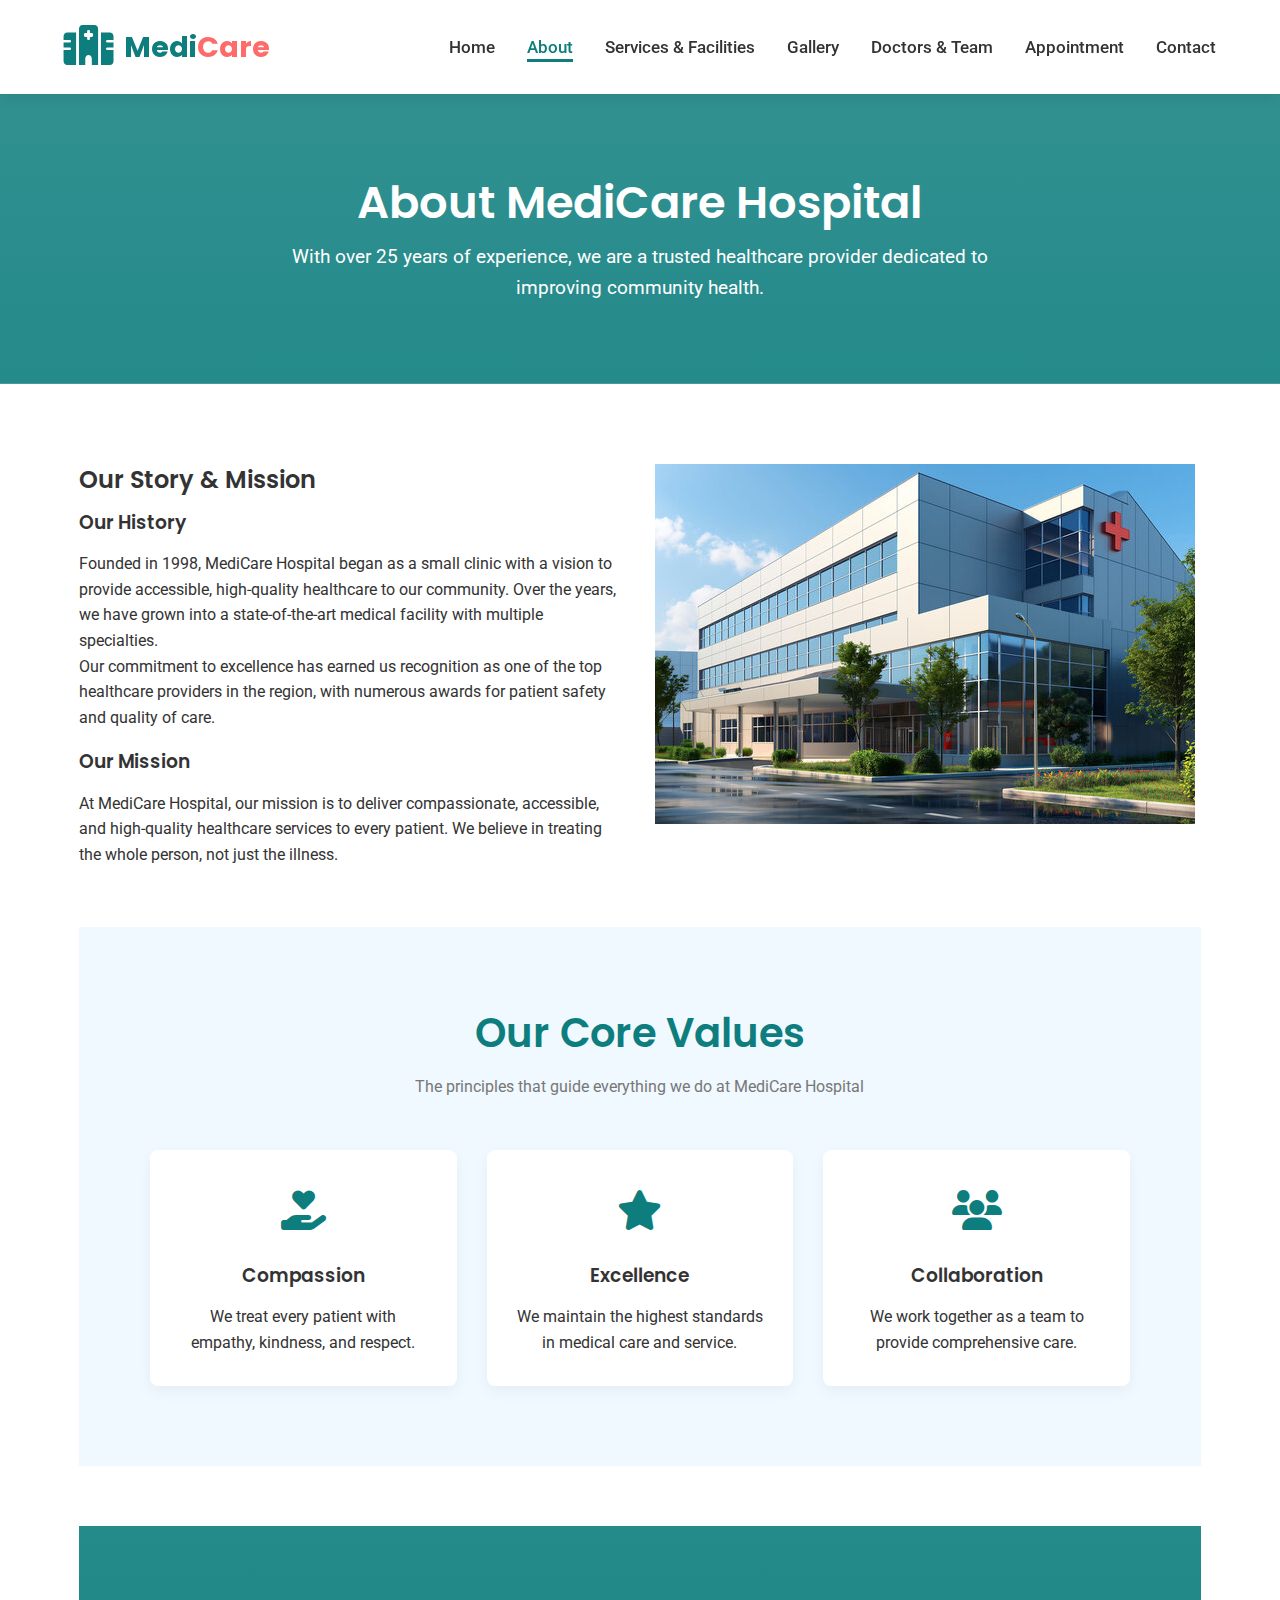
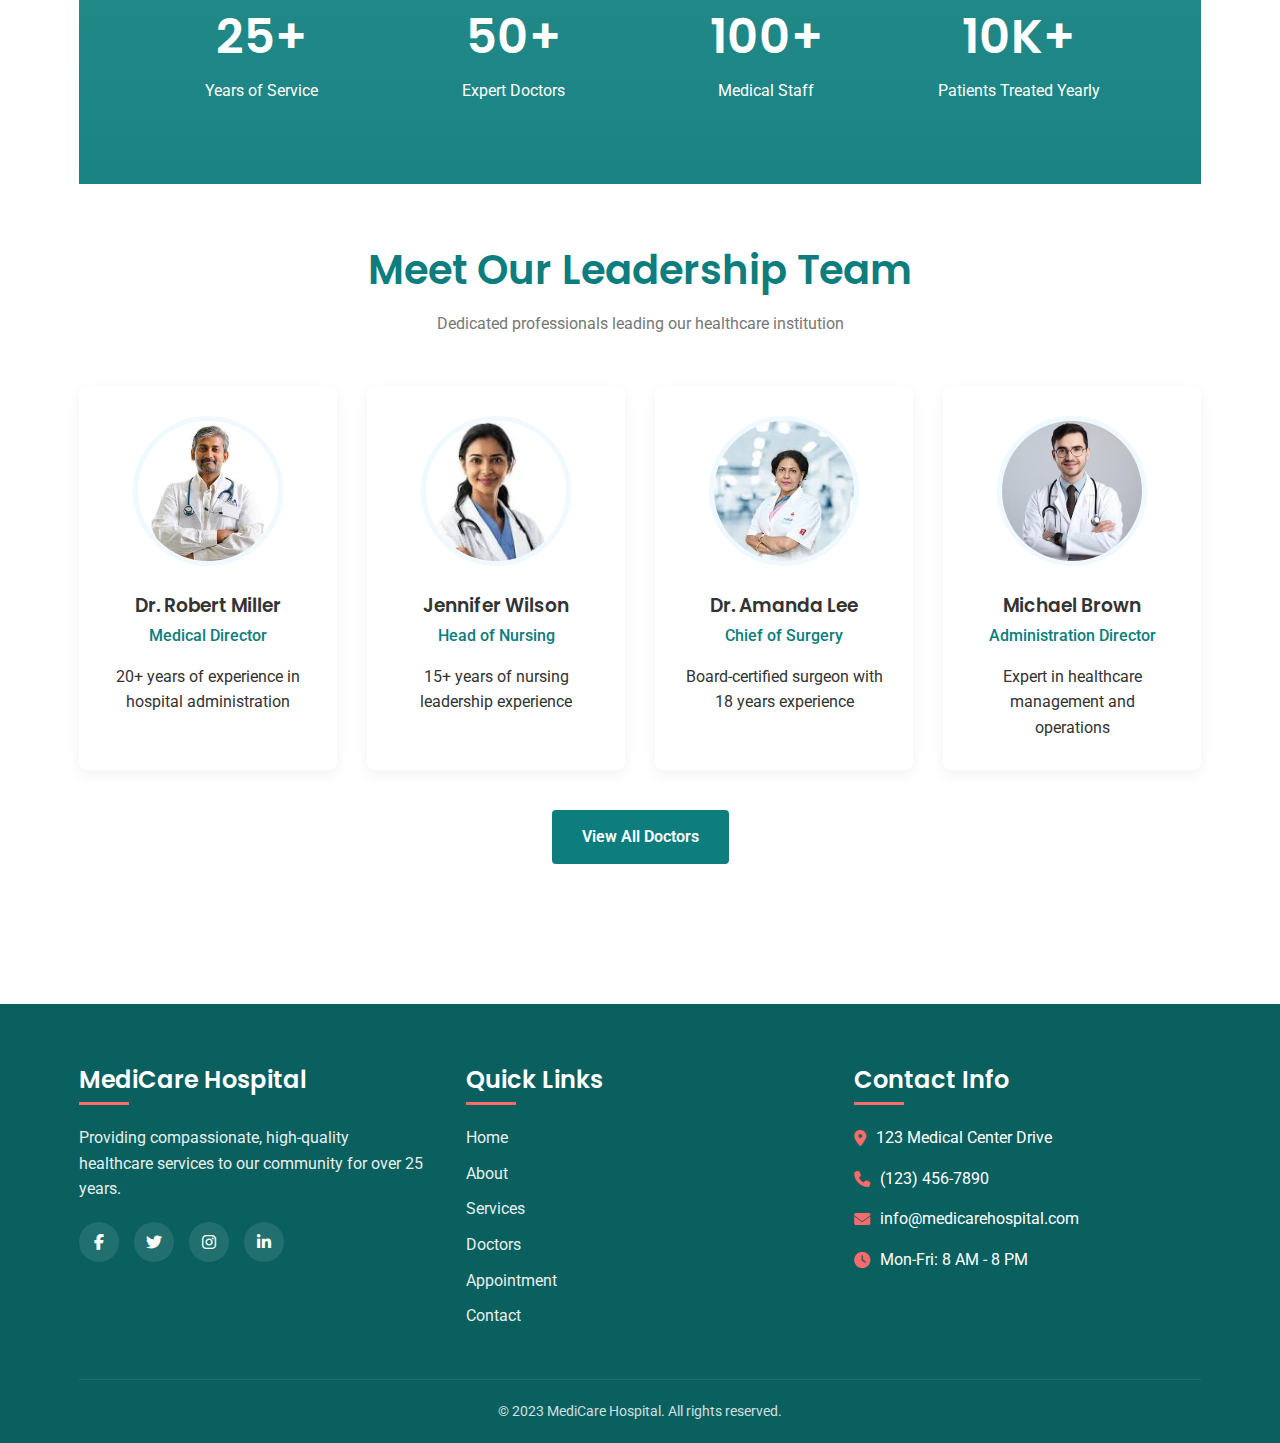
<file: about.html>
<!DOCTYPE html>
<html lang="en">
<head>
    <meta charset="UTF-8">
    <meta name="viewport" content="width=device-width, initial-scale=1.0">
    <title>About Us | MediCare Hospital</title>
    <link rel="stylesheet" href="https://cdnjs.cloudflare.com/ajax/libs/font-awesome/6.4.0/css/all.min.css">
    <link href="https://fonts.googleapis.com/css2?family=Poppins:wght@300;400;500;600;700&family=Roboto:wght@300;400;500&display=swap" rel="stylesheet">
    <link rel="stylesheet" href="style.css">
    <style>
        /* About page specific styles */
        .about-content {
            margin-bottom: 60px;
        }
        
        .about-image img {
            width: 100%;
            border-radius: 8px;
            box-shadow: var(--shadow);
        }
        
        .values-section {
            background-color: var(--secondary);
            padding: 80px 0;
            margin: 60px 0;
        }
        
        .value-card {
            text-align: center;
            padding: 30px;
        }
        
        .value-icon {
            font-size: 2.5rem;
            color: var(--primary);
            margin-bottom: 20px;
        }
        
        .stats-section {
            padding: 80px 0;
            background: linear-gradient(rgba(13, 125, 125, 0.9), rgba(13, 125, 125, 0.95));
            color: var(--white);
        }
        
        .stats-grid {
            display: grid;
            grid-template-columns: repeat(auto-fit, minmax(200px, 1fr));
            gap: 30px;
            text-align: center;
        }
        
        .stat-item h3 {
            font-size: 3rem;
            margin-bottom: 10px;
            color: var(--white);
        }
        
        .team-preview {
            padding: 60px 0;
        }
        
        .team-card {
            text-align: center;
        }
        
        .team-img {
            width: 150px;
            height: 150px;
            border-radius: 50%;
            object-fit: cover;
            margin-bottom: 20px;
            border: 5px solid var(--secondary);
        }
        
        .team-card h3 {
            margin-bottom: 5px;
        }
        
        .team-card .position {
            color: var(--primary);
            font-weight: 500;
            margin-bottom: 15px;
        }
        
        @media (max-width: 768px) {
            .stat-item h3 {
                font-size: 2.5rem;
            }
        }
    </style>
</head>
<body>
    <header>
        <div class="container header-container">
            <a href="index.html" class="logo">
                <div class="logo-icon"><i class="fas fa-hospital"></i></div>
                <div class="logo-text">Medi<span>Care</span></div>
            </a>
            
            <button class="mobile-menu-btn" id="mobileMenuBtn">
                <i class="fas fa-bars"></i>
            </button>
            
            <nav id="mainNav">
                <ul>
                    <li><a href="index.html">Home</a></li>
                    <li><a href="about.html" class="active">About</a></li>
                    <li><a href="services.html">Services & Facilities</a></li>
                    <li><a href="gallery.html">Gallery</a></li>
                    <li><a href="doctors.html">Doctors & Team</a></li>
                    <li><a href="appointment.html">Appointment</a></li>
                    <li><a href="contact.html">Contact</a></li>
                </ul>
            </nav>
        </div>
    </header>

    <main>
        <section class="page-header">
            <div class="container">
                <h1>About MediCare Hospital</h1>
                <p>With over 25 years of experience, we are a trusted healthcare provider dedicated to improving community health.</p>
            </div>
        </section>
        
        <section class="page-content">
            <div class="container">
                <div class="about-content grid-2">
                    <div>
                        <h2>Our Story & Mission</h2>
                        <h3>Our History</h3>
                        <p>Founded in 1998, MediCare Hospital began as a small clinic with a vision to provide accessible, high-quality healthcare to our community. Over the years, we have grown into a state-of-the-art medical facility with multiple specialties.</p>
                        <p>Our commitment to excellence has earned us recognition as one of the top healthcare providers in the region, with numerous awards for patient safety and quality of care.</p>
                        <h3 style="margin-top: 20px;">Our Mission</h3>
                        <p>At MediCare Hospital, our mission is to deliver compassionate, accessible, and high-quality healthcare services to every patient. We believe in treating the whole person, not just the illness.</p>
                    </div>
                    
                    <div>
                        <img src="images/Hospital_img.jpg" alt="Hospital Building">
                    </div>
                </div>
                
                <!-- Values Section -->
                <section class="values-section">
                    <div class="container">
                        <div class="section-title">
                            <h2>Our Core Values</h2>
                            <p>The principles that guide everything we do at MediCare Hospital</p>
                        </div>
                        
                        <div class="grid-3">
                            <div class="value-card card">
                                <div class="value-icon">
                                    <i class="fas fa-hand-holding-heart"></i>
                                </div>
                                <h3>Compassion</h3>
                                <p>We treat every patient with empathy, kindness, and respect.</p>
                            </div>
                            
                            <div class="value-card card">
                                <div class="value-icon">
                                    <i class="fas fa-star"></i>
                                </div>
                                <h3>Excellence</h3>
                                <p>We maintain the highest standards in medical care and service.</p>
                            </div>
                            
                            <div class="value-card card">
                                <div class="value-icon">
                                    <i class="fas fa-users"></i>
                                </div>
                                <h3>Collaboration</h3>
                                <p>We work together as a team to provide comprehensive care.</p>
                            </div>
                        </div>
                    </div>
                </section>
                
                <!-- Stats Section -->
                <section class="stats-section">
                    <div class="container">
                        <div class="stats-grid">
                            <div class="stat-item">
                                <h3>25+</h3>
                                <p>Years of Service</p>
                            </div>
                            <div class="stat-item">
                                <h3>50+</h3>
                                <p>Expert Doctors</p>
                            </div>
                            <div class="stat-item">
                                <h3>100+</h3>
                                <p>Medical Staff</p>
                            </div>
                            <div class="stat-item">
                                <h3>10K+</h3>
                                <p>Patients Treated Yearly</p>
                            </div>
                        </div>
                    </div>
                </section>
                
                <!-- Team Preview -->
                <div class="team-preview">
                    <div class="section-title">
                        <h2>Meet Our Leadership Team</h2>
                        <p>Dedicated professionals leading our healthcare institution</p>
                    </div>
                    
                    <div class="grid-4">
                        <div class="team-card card">
                            <img src="images/dr_james.jpg" alt="Medical Director" class="team-img">
                            <h3>Dr. Robert Miller</h3>
                            <div class="position">Medical Director</div>
                            <p>20+ years of experience in hospital administration</p>
                        </div>
                        
                        <div class="team-card card">
                            <img src="images/dr_jennifer.jpg" alt="Head of Nursing" class="team-img">
                            <h3>Jennifer Wilson</h3>
                            <div class="position">Head of Nursing</div>
                            <p>15+ years of nursing leadership experience</p>
                        </div>
                        
                        <div class="team-card card">
                            <img src="images/dr_emily.jpg" alt="Chief of Surgery" class="team-img">
                            <h3>Dr. Amanda Lee</h3>
                            <div class="position">Chief of Surgery</div>
                            <p>Board-certified surgeon with 18 years experience</p>
                        </div>
                        
                        <div class="team-card card">
                            <img src="images/dr_michal.jpg" alt="Administration Director" class="team-img">
                            <h3>Michael Brown</h3>
                            <div class="position">Administration Director</div>
                            <p>Expert in healthcare management and operations</p>
                        </div>
                    </div>
                    
                    <div class="text-center" style="margin-top: 40px;">
                        <a href="doctors.html" class="btn btn-primary">View All Doctors</a>
                    </div>
                </div>
            </div>
        </section>
    </main>

    <footer>
        <div class="container">
            <div class="footer-content">
                <div class="footer-section">
                    <h3>MediCare Hospital</h3>
                    <p>Providing compassionate, high-quality healthcare services to our community for over 25 years.</p>
                    <div class="social-links">
                        <a href="#"><i class="fab fa-facebook-f"></i></a>
                        <a href="#"><i class="fab fa-twitter"></i></a>
                        <a href="#"><i class="fab fa-instagram"></i></a>
                        <a href="#"><i class="fab fa-linkedin-in"></i></a>
                    </div>
                </div>
                
                <div class="footer-section">
                    <h3>Quick Links</h3>
                    <ul class="footer-links">
                        <li><a href="index.html">Home</a></li>
                        <li><a href="about.html">About</a></li>
                        <li><a href="services.html">Services</a></li>
                        <li><a href="doctors.html">Doctors</a></li>
                        <li><a href="appointment.html">Appointment</a></li>
                        <li><a href="contact.html">Contact</a></li>
                    </ul>
                </div>
                
                <div class="footer-section">
                    <h3>Contact Info</h3>
                    <ul class="footer-links contact-info-list">
                        <li><i class="fas fa-map-marker-alt"></i> 123 Medical Center Drive</li>
                        <li><i class="fas fa-phone"></i> (123) 456-7890</li>
                        <li><i class="fas fa-envelope"></i> info@medicarehospital.com</li>
                        <li><i class="fas fa-clock"></i> Mon-Fri: 8 AM - 8 PM</li>
                    </ul>
                </div>
            </div>
            
            <div class="footer-bottom">
                <p>&copy; 2023 MediCare Hospital. All rights reserved.</p>
            </div>
        </div>
    </footer>

    <script src="script.js"></script>
</body>
</html>
</file>
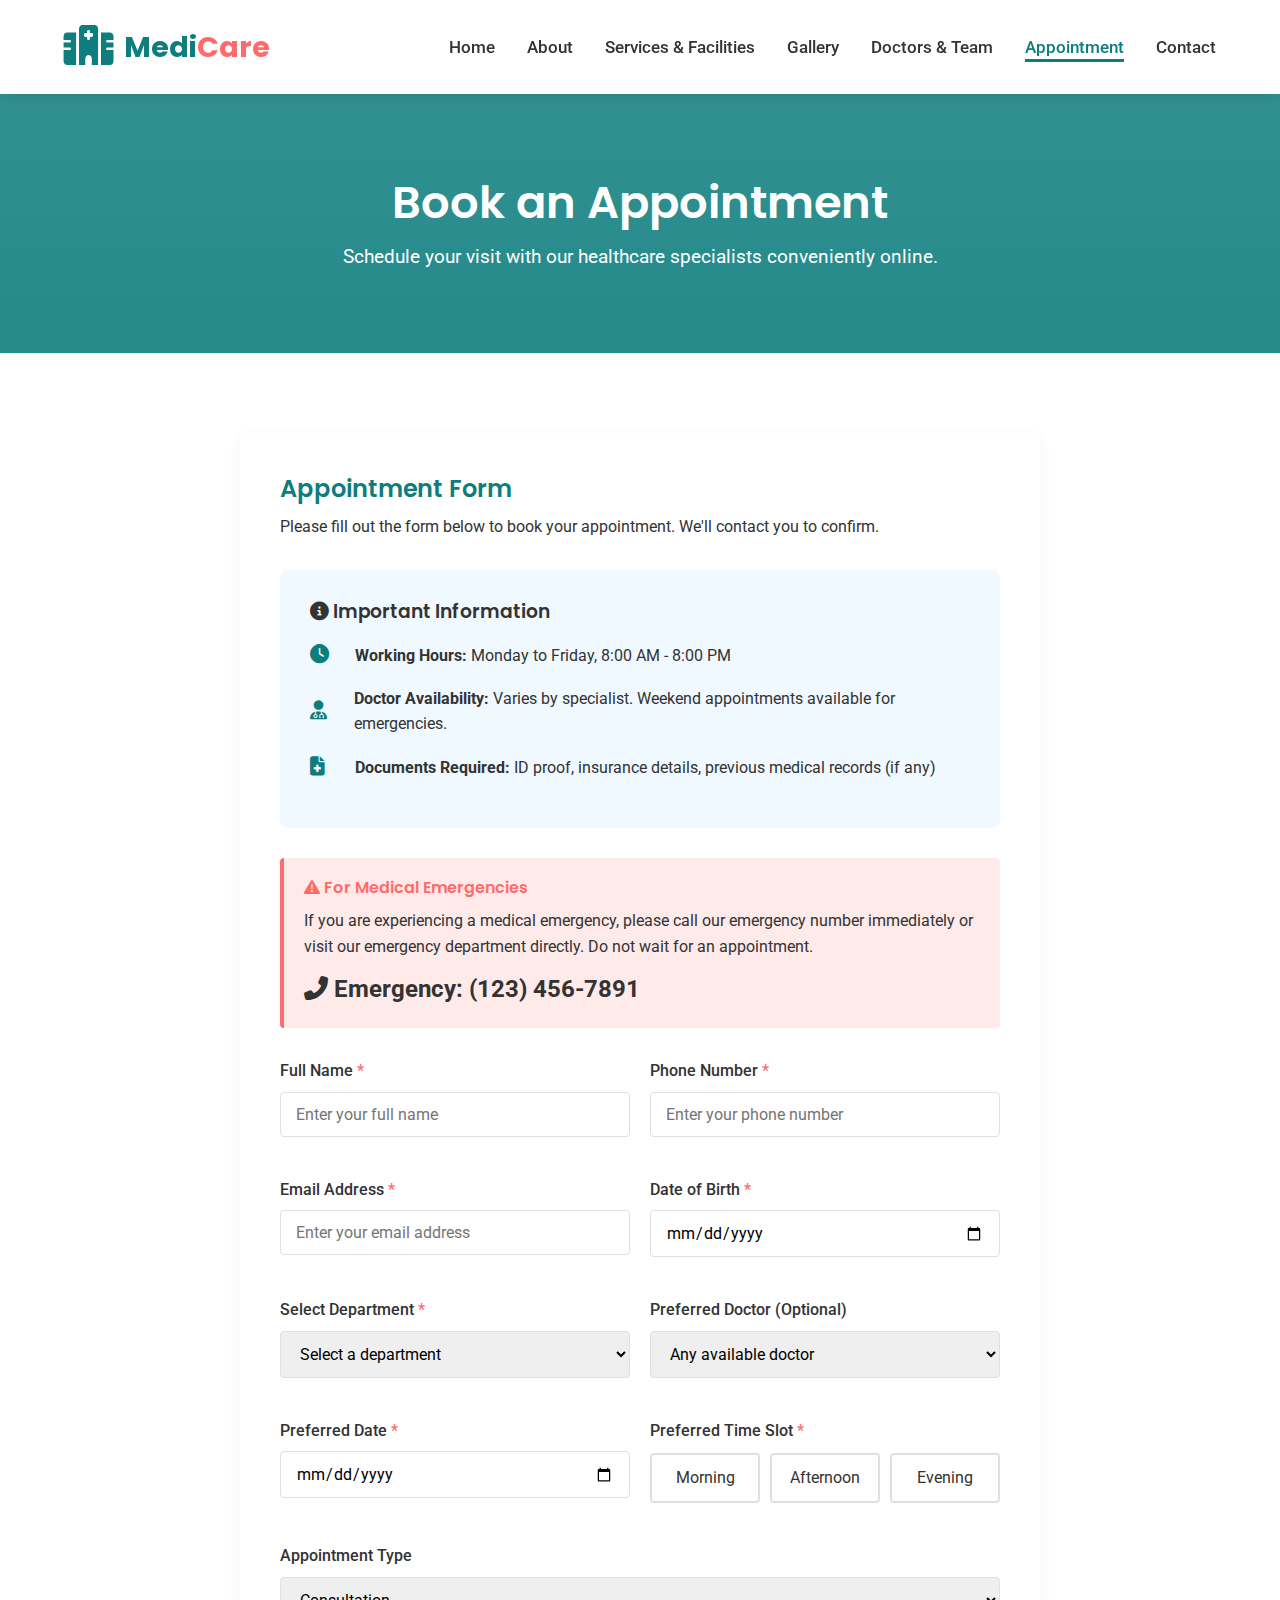
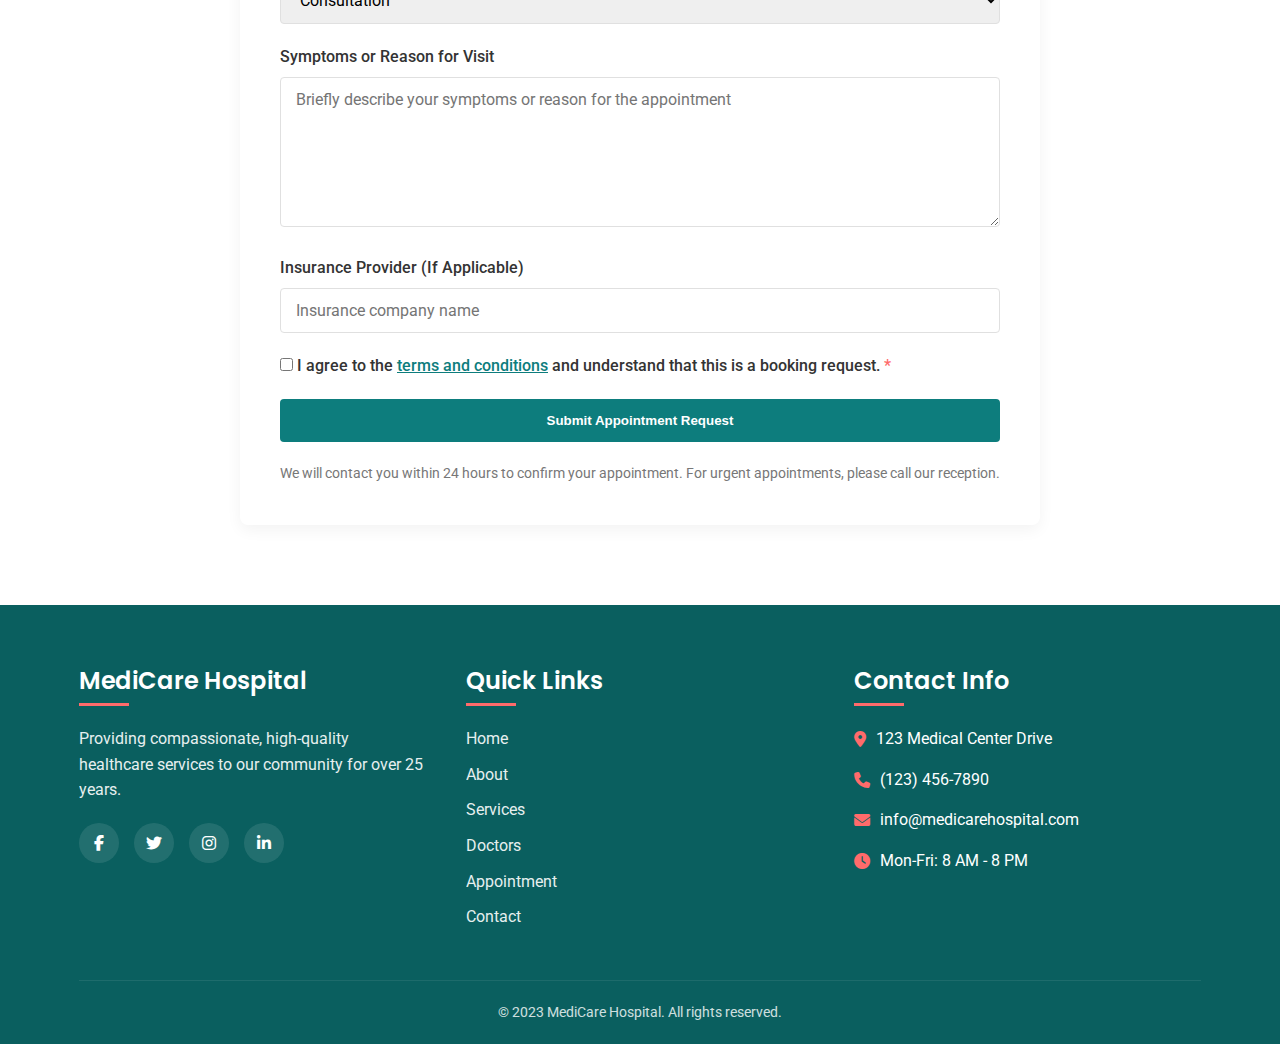
<file: appointment.html>
<!DOCTYPE html>
<html lang="en">
<head>
    <meta charset="UTF-8">
    <meta name="viewport" content="width=device-width, initial-scale=1.0">
    <title>Book Appointment | MediCare Hospital</title>
    <link rel="stylesheet" href="https://cdnjs.cloudflare.com/ajax/libs/font-awesome/6.4.0/css/all.min.css">
    <link href="https://fonts.googleapis.com/css2?family=Poppins:wght@300;400;500;600;700&family=Roboto:wght@300;400;500&display=swap" rel="stylesheet">
    <link rel="stylesheet" href="css/style.css">
    <style>
        /* Appointment page specific styles */
        .appointment-container {
            max-width: 800px;
            margin: 0 auto;
            background: var(--white);
            padding: 40px;
            border-radius: 8px;
            box-shadow: var(--shadow);
        }
        
        .appointment-title {
            text-align: left;
            margin-bottom: 30px;
        }
        
        .appointment-title h2 {
            color: var(--primary);
            margin-bottom: 10px;
        }
        
        .form-row {
            display: grid;
            grid-template-columns: repeat(auto-fit, minmax(250px, 1fr));
            gap: 20px;
            margin-bottom: 20px;
        }
        
        .appointment-info {
            background: var(--secondary);
            padding: 30px;
            border-radius: 8px;
            margin-bottom: 30px;
        }
        
        .info-item {
            display: flex;
            align-items: center;
            margin-bottom: 15px;
        }
        
        .info-icon {
            color: var(--primary);
            margin-right: 15px;
            font-size: 1.2rem;
            width: 30px;
        }
        
        .emergency-box {
            background: #ffeaea;
            border-left: 4px solid var(--accent);
            padding: 20px;
            margin: 30px 0;
            border-radius: 4px;
        }
        
        .emergency-box h4 {
            color: var(--accent);
            margin-bottom: 10px;
        }
        
        .confirmation {
            background: #e8f5e9;
            padding: 20px;
            border-radius: 8px;
            margin-top: 30px;
            display: none;
        }
        
        .confirmation.show {
            display: block;
        }
        
        .confirmation h4 {
            color: #2e7d32;
            margin-bottom: 10px;
        }
        
        .required {
            color: var(--accent);
        }
        
        .form-note {
            font-size: 0.9rem;
            color: var(--light-text);
            margin-top: 20px;
            text-align: center;
        }
        
        .time-slots {
            display: grid;
            grid-template-columns: repeat(auto-fill, minmax(100px, 1fr));
            gap: 10px;
            margin-top: 10px;
        }
        
        .time-slot {
            background: var(--white);
            border: 2px solid var(--border);
            padding: 10px;
            text-align: center;
            border-radius: 4px;
            cursor: pointer;
            transition: all 0.3s;
        }
        
        .time-slot:hover, .time-slot.selected {
            background: var(--primary);
            color: white;
            border-color: var(--primary);
        }
        
        @media (max-width: 768px) {
            .appointment-container {
                padding: 25px 20px;
            }
            
            .form-row {
                grid-template-columns: 1fr;
            }
        }
    </style>
</head>
<body>
    <header>
        <div class="container header-container">
            <a href="index.html" class="logo">
                <div class="logo-icon"><i class="fas fa-hospital"></i></div>
                <div class="logo-text">Medi<span>Care</span></div>
            </a>
            
            <button class="mobile-menu-btn" id="mobileMenuBtn">
                <i class="fas fa-bars"></i>
            </button>
            
            <nav id="mainNav">
                <ul>
                    <li><a href="index.html">Home</a></li>
                    <li><a href="about.html">About</a></li>
                    <li><a href="services.html">Services & Facilities</a></li>
                    <li><a href="gallery.html">Gallery</a></li>
                    <li><a href="doctors.html">Doctors & Team</a></li>
                    <li><a href="appointment.html" class="active">Appointment</a></li>
                    <li><a href="contact.html">Contact</a></li>
                </ul>
            </nav>
        </div>
    </header>

    <main>
        <section class="page-header">
            <div class="container">
                <h1>Book an Appointment</h1>
                <p>Schedule your visit with our healthcare specialists conveniently online.</p>
            </div>
        </section>
        
        <section class="page-content">
            <div class="container">
                <div class="appointment-container">
                    <div class="appointment-title">
                        <h2>Appointment Form</h2>
                        <p>Please fill out the form below to book your appointment. We'll contact you to confirm.</p>
                    </div>
                    
                    <!-- Appointment Information -->
                    <div class="appointment-info">
                        <h3><i class="fas fa-info-circle"></i> Important Information</h3>
                        <div class="info-item">
                            <div class="info-icon"><i class="fas fa-clock"></i></div>
                            <div>
                                <strong>Working Hours:</strong> Monday to Friday, 8:00 AM - 8:00 PM
                            </div>
                        </div>
                        <div class="info-item">
                            <div class="info-icon"><i class="fas fa-user-md"></i></div>
                            <div>
                                <strong>Doctor Availability:</strong> Varies by specialist. Weekend appointments available for emergencies.
                            </div>
                        </div>
                        <div class="info-item">
                            <div class="info-icon"><i class="fas fa-file-medical"></i></div>
                            <div>
                                <strong>Documents Required:</strong> ID proof, insurance details, previous medical records (if any)
                            </div>
                        </div>
                    </div>
                    
                    <!-- Emergency Notice -->
                    <div class="emergency-box">
                        <h4><i class="fas fa-exclamation-triangle"></i> For Medical Emergencies</h4>
                        <p>If you are experiencing a medical emergency, please call our emergency number immediately or visit our emergency department directly. Do not wait for an appointment.</p>
                        <div class="emergency-phone" style="font-size: 1.5rem; margin-top: 10px;">
                            <i class="fas fa-phone-alt"></i> <strong>Emergency: (123) 456-7891</strong>
                        </div>
                    </div>
                    
                    <!-- Appointment Form -->
                    <form id="appointmentForm">
                        <div class="form-row">
                            <div class="form-group">
                                <label for="fullName">Full Name <span class="required">*</span></label>
                                <input type="text" id="fullName" class="form-control" placeholder="Enter your full name" required>
                            </div>
                            
                            <div class="form-group">
                                <label for="phone">Phone Number <span class="required">*</span></label>
                                <input type="tel" id="phone" class="form-control" placeholder="Enter your phone number" required>
                            </div>
                        </div>
                        
                        <div class="form-row">
                            <div class="form-group">
                                <label for="email">Email Address <span class="required">*</span></label>
                                <input type="email" id="email" class="form-control" placeholder="Enter your email address" required>
                            </div>
                            
                            <div class="form-group">
                                <label for="dob">Date of Birth <span class="required">*</span></label>
                                <input type="date" id="dob" class="form-control" required>
                            </div>
                        </div>
                        
                        <div class="form-row">
                            <div class="form-group">
                                <label for="department">Select Department <span class="required">*</span></label>
                                <select id="department" class="form-control" required>
                                    <option value="">Select a department</option>
                                    <option value="cardiology">Cardiology</option>
                                    <option value="orthopedics">Orthopedics</option>
                                    <option value="neurology">Neurology</option>
                                    <option value="pediatrics">Pediatrics</option>
                                    <option value="dermatology">Dermatology</option>
                                    <option value="emergency">Emergency Care</option>
                                    <option value="surgery">General Surgery</option>
                                    <option value="ent">ENT</option>
                                    <option value="ophthalmology">Ophthalmology</option>
                                </select>
                            </div>
                            
                            <div class="form-group">
                                <label for="doctor">Preferred Doctor (Optional)</label>
                                <select id="doctor" class="form-control">
                                    <option value="">Any available doctor</option>
                                    <option value="dr-johnson">Dr. Sarah Johnson (Cardiology)</option>
                                    <option value="dr-chen">Dr. Michael Chen (Orthopedics)</option>
                                    <option value="dr-rodriguez">Dr. Emily Rodriguez (Neurology)</option>
                                    <option value="dr-wilson">Dr. James Wilson (Pediatrics)</option>
                                </select>
                            </div>
                        </div>
                        
                        <div class="form-row">
                            <div class="form-group">
                                <label for="appointmentDate">Preferred Date <span class="required">*</span></label>
                                <input type="date" id="appointmentDate" class="form-control" required>
                            </div>
                            
                            <div class="form-group">
                                <label>Preferred Time Slot <span class="required">*</span></label>
                                <div class="time-slots">
                                    <div class="time-slot" data-time="morning">Morning</div>
                                    <div class="time-slot" data-time="afternoon">Afternoon</div>
                                    <div class="time-slot" data-time="evening">Evening</div>
                                </div>
                                <input type="hidden" id="selectedTime" required>
                            </div>
                        </div>
                        
                        <div class="form-group">
                            <label for="appointmentType">Appointment Type</label>
                            <select id="appointmentType" class="form-control">
                                <option value="consultation">Consultation</option>
                                <option value="followup">Follow-up</option>
                                <option value="test">Diagnostic Test</option>
                                <option value="surgery">Surgery Consultation</option>
                            </select>
                        </div>
                        
                        <div class="form-group">
                            <label for="symptoms">Symptoms or Reason for Visit</label>
                            <textarea id="symptoms" class="form-control" placeholder="Briefly describe your symptoms or reason for the appointment"></textarea>
                        </div>
                        
                        <div class="form-group">
                            <label for="insurance">Insurance Provider (If Applicable)</label>
                            <input type="text" id="insurance" class="form-control" placeholder="Insurance company name">
                        </div>
                        
                        <div class="form-group">
                            <label>
                                <input type="checkbox" id="terms" required>
                                I agree to the <a href="#" style="color: var(--primary);">terms and conditions</a> and understand that this is a booking request. <span class="required">*</span>
                            </label>
                        </div>
                        
                        <button type="submit" class="btn btn-primary btn-block">Submit Appointment Request</button>
                        
                        <div class="form-note">
                            <p>We will contact you within 24 hours to confirm your appointment. For urgent appointments, please call our reception.</p>
                        </div>
                    </form>
                    
                    <!-- Confirmation Message -->
                    <div class="confirmation" id="confirmationMessage">
                        <h4><i class="fas fa-check-circle"></i> Appointment Request Submitted Successfully!</h4>
                        <p>Thank you for booking an appointment with MediCare Hospital. We have received your request and will contact you at the provided phone number within 24 hours to confirm your appointment details.</p>
                        <p><strong>Reference Number:</strong> <span id="referenceNumber">MC-2023-00123</span></p>
                        <p>Please keep this reference number for future correspondence.</p>
                    </div>
                </div>
            </div>
        </section>
    </main>

    <footer>
        <div class="container">
            <div class="footer-content">
                <div class="footer-section">
                    <h3>MediCare Hospital</h3>
                    <p>Providing compassionate, high-quality healthcare services to our community for over 25 years.</p>
                    <div class="social-links">
                        <a href="#"><i class="fab fa-facebook-f"></i></a>
                        <a href="#"><i class="fab fa-twitter"></i></a>
                        <a href="#"><i class="fab fa-instagram"></i></a>
                        <a href="#"><i class="fab fa-linkedin-in"></i></a>
                    </div>
                </div>
                
                <div class="footer-section">
                    <h3>Quick Links</h3>
                    <ul class="footer-links">
                        <li><a href="index.html">Home</a></li>
                        <li><a href="about.html">About</a></li>
                        <li><a href="services.html">Services</a></li>
                        <li><a href="doctors.html">Doctors</a></li>
                        <li><a href="appointment.html">Appointment</a></li>
                        <li><a href="contact.html">Contact</a></li>
                    </ul>
                </div>
                
                <div class="footer-section">
                    <h3>Contact Info</h3>
                    <ul class="footer-links contact-info-list">
                        <li><i class="fas fa-map-marker-alt"></i> 123 Medical Center Drive</li>
                        <li><i class="fas fa-phone"></i> (123) 456-7890</li>
                        <li><i class="fas fa-envelope"></i> info@medicarehospital.com</li>
                        <li><i class="fas fa-clock"></i> Mon-Fri: 8 AM - 8 PM</li>
                    </ul>
                </div>
            </div>
            
            <div class="footer-bottom">
                <p>&copy; 2023 MediCare Hospital. All rights reserved.</p>
            </div>
        </div>
    </footer>

    <script src="script.js"></script>
    <script>
document.addEventListener('DOMContentLoaded', function() {

    const appointmentForm = document.getElementById("appointmentForm");
    const timeSlots = document.querySelectorAll('.time-slot');
    const selectedTimeInput = document.getElementById('selectedTime');

    // ================= TIME SLOT SELECTION =================
    timeSlots.forEach(slot => {
        slot.addEventListener('click', function() {
            timeSlots.forEach(s => s.classList.remove('selected'));
            this.classList.add('selected');
            selectedTimeInput.value = this.getAttribute('data-time');
        });
    });

    // ================= FORM SUBMIT =================
    appointmentForm.addEventListener("submit", function(e) {
        e.preventDefault();

        if (!selectedTimeInput.value) {
            alert("Please select time slot");
            return;
        }

        // 🔥 DATA OBJECT (THIS GOES TO SPRING BOOT)
        const appointmentData = {
            fullName: document.getElementById("fullName").value,
            phone: document.getElementById("phone").value,
            email: document.getElementById("email").value,
            dob: document.getElementById("dob").value,
            department: document.getElementById("department").value,
            doctor: document.getElementById("doctor").value,
            appointmentDate: document.getElementById("appointmentDate").value,
            timeSlot: selectedTimeInput.value,
            appointmentType: document.getElementById("appointmentType").value,
            symptoms: document.getElementById("symptoms").value,
            insurance: document.getElementById("insurance").value
        };

        // 🔥 BACKEND CALL
        fetch("http://localhost:8080/api/appointments", {
            method: "POST",
            headers: {
                "Content-Type": "application/json"
            },
            body: JSON.stringify(appointmentData)
        })
        .then(response => {
            if (!response.ok) {
                throw new Error("Server Error");
            }
            return response.json();
        })
        .then(data => {
            alert("Appointment Booked Successfully!");
            appointmentForm.reset();
            timeSlots.forEach(s => s.classList.remove('selected'));
            selectedTimeInput.value = "";
        })
        .catch(error => {
            alert("Backend Error! Check Spring Boot Server");
            console.error(error);
        });
    });

});
</script>


    <!-- Add this just before </body> tag -->
<script>
document.addEventListener('DOMContentLoaded', function() {
    const mobileMenuBtn = document.getElementById('mobileMenuBtn');
    const mainNav = document.getElementById('mainNav');
    
    if (mobileMenuBtn && mainNav) {
        mobileMenuBtn.addEventListener('click', function() {
            mainNav.classList.toggle('active');
            
            // Change icon between bars and X
            const icon = this.querySelector('i');
            if (icon.classList.contains('fa-bars')) {
                icon.classList.remove('fa-bars');
                icon.classList.add('fa-times');
            } else {
                icon.classList.remove('fa-times');
                icon.classList.add('fa-bars');
            }
        });
        
        // Close menu when clicking on a link
        const navLinks = document.querySelectorAll('#mainNav a');
        navLinks.forEach(link => {
            link.addEventListener('click', function() {
                mainNav.classList.remove('active');
                const icon = mobileMenuBtn.querySelector('i');
                icon.classList.remove('fa-times');
                icon.classList.add('fa-bars');
            });
        });
        
        // Close menu when clicking outside
        document.addEventListener('click', function(event) {
            if (!mainNav.contains(event.target) && 
                !mobileMenuBtn.contains(event.target) && 
                mainNav.classList.contains('active')) {
                mainNav.classList.remove('active');
                const icon = mobileMenuBtn.querySelector('i');
                icon.classList.remove('fa-times');
                icon.classList.add('fa-bars');
            }
        });
    }
});
</script>
</body>
</html>
</file>
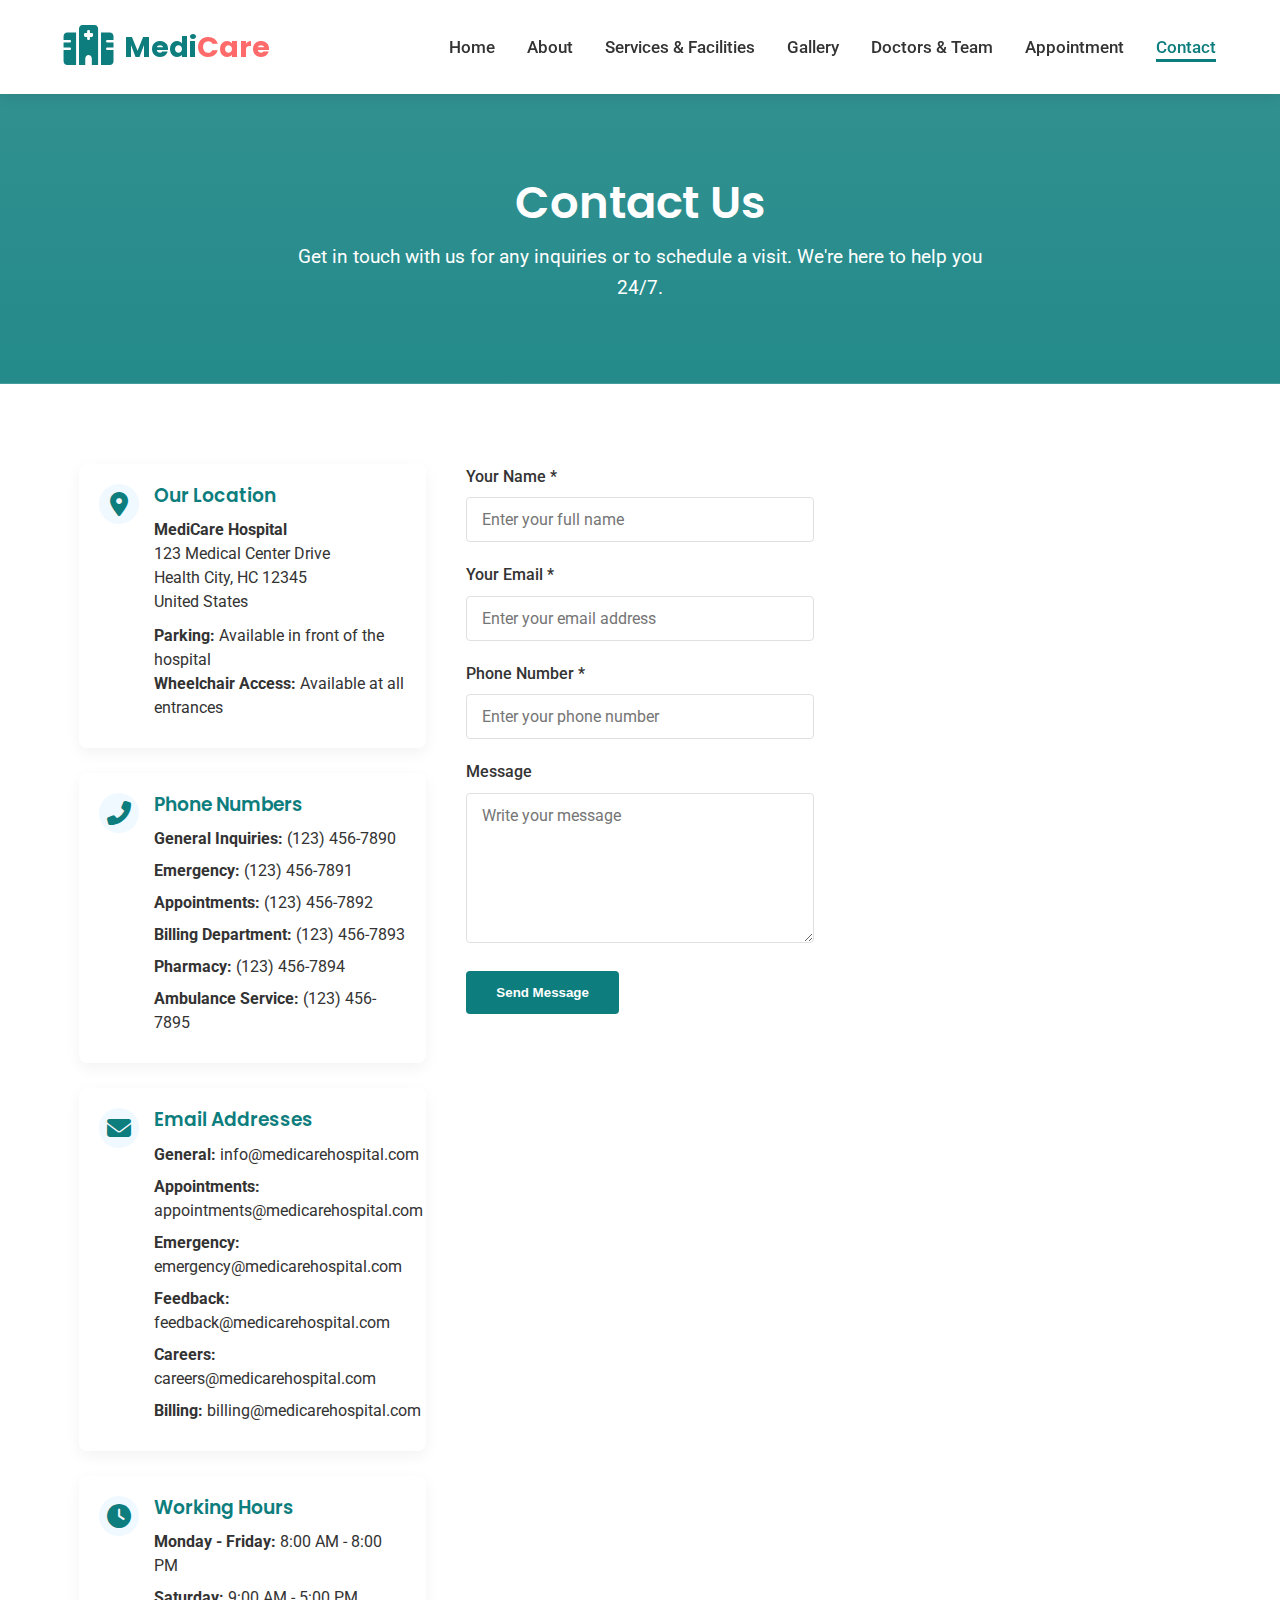
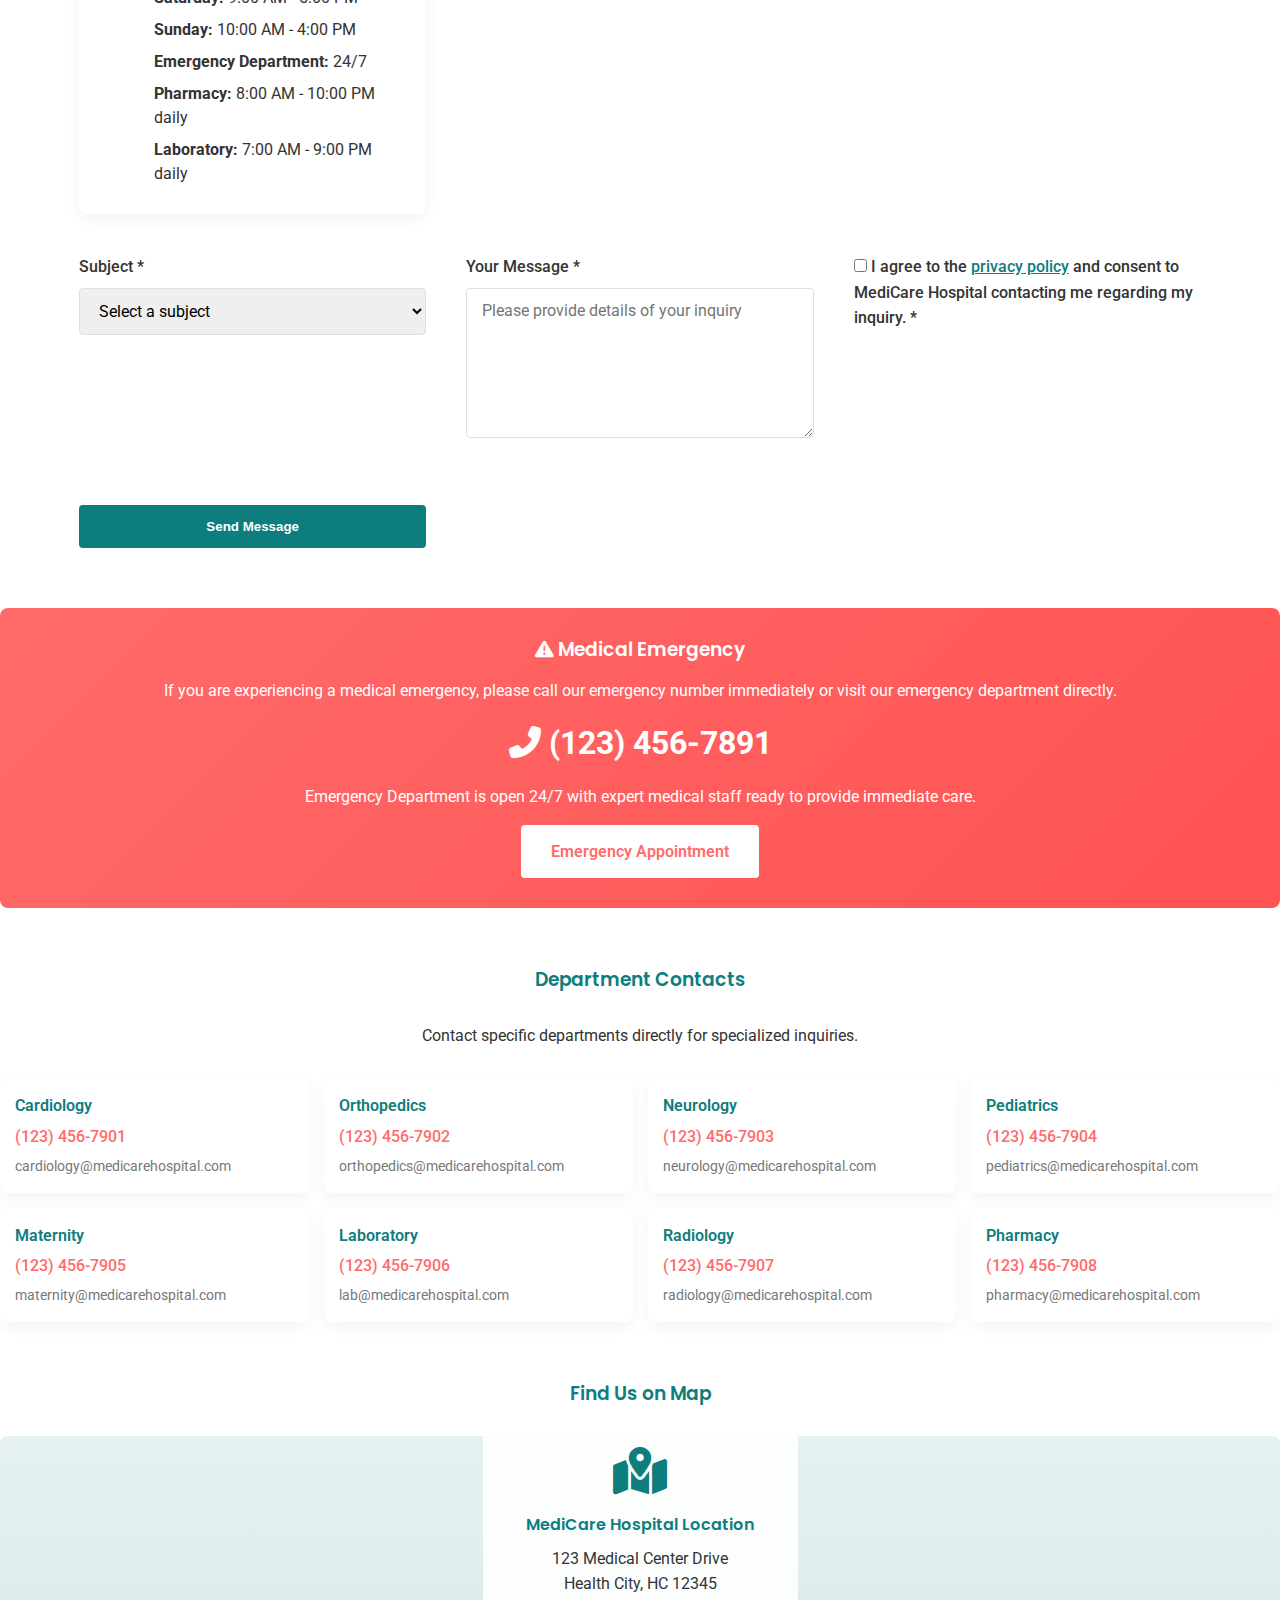
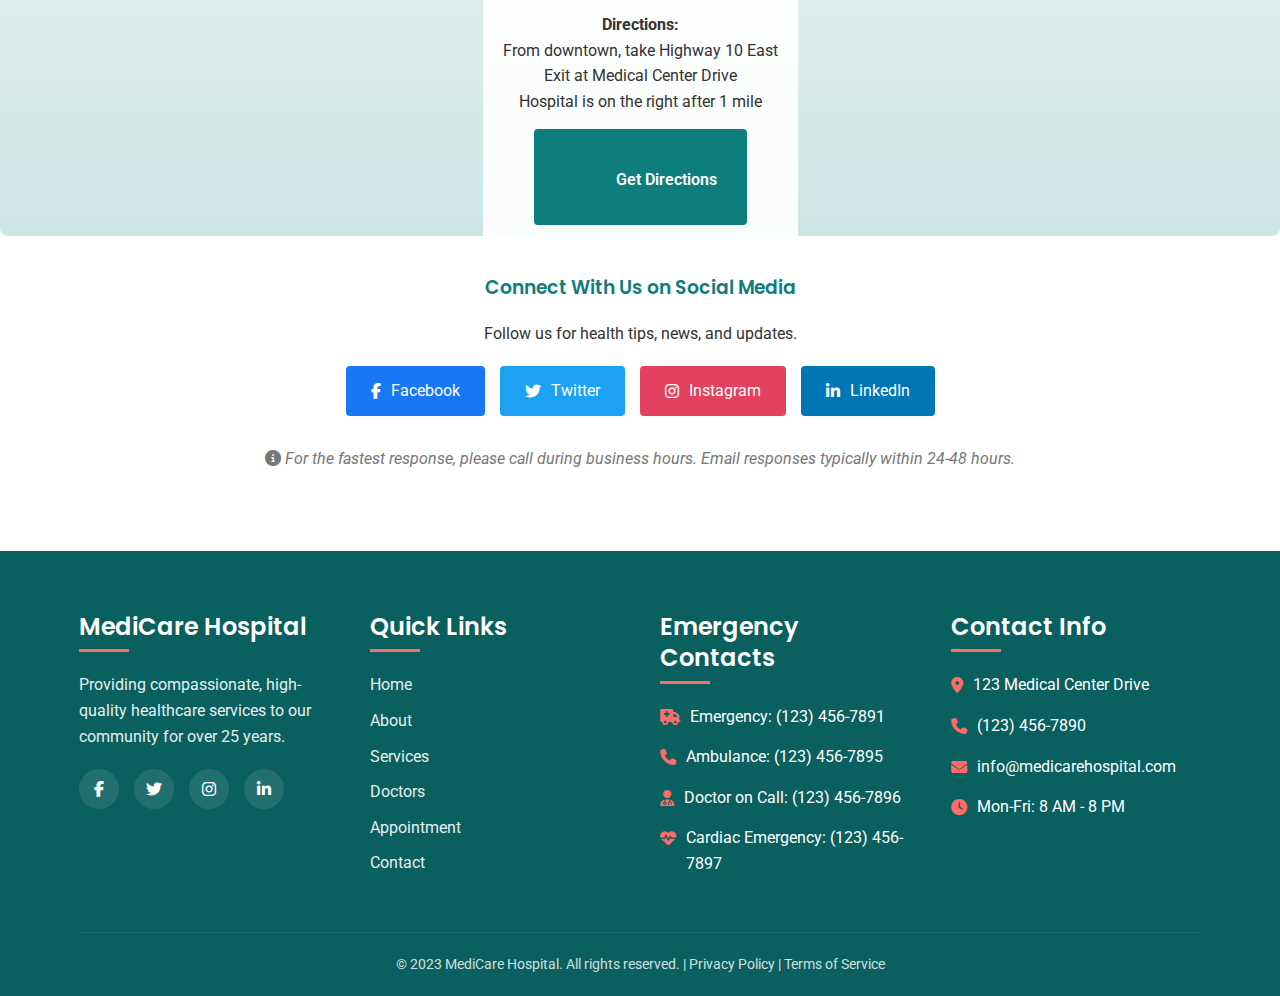
<file: contact.html>
<!DOCTYPE html>
<html lang="en">
<head>
    <meta charset="UTF-8">
    <meta name="viewport" content="width=device-width, initial-scale=1.0">
    <title>Contact Us | MediCare Hospital</title>
    <link rel="stylesheet" href="https://cdnjs.cloudflare.com/ajax/libs/font-awesome/6.4.0/css/all.min.css">
    <link href="https://fonts.googleapis.com/css2?family=Poppins:wght@300;400;500;600;700&family=Roboto:wght@300;400;500&display=swap" rel="stylesheet">
    <link rel="stylesheet" href="css/style.css">
    <style>
        /* Contact page specific styles */
        .contact-container {
            display: grid;
            grid-template-columns: repeat(auto-fit, minmax(300px, 1fr));
            gap: 40px;
            margin-bottom: 60px;
        }
        
        .contact-info {
            display: flex;
            flex-direction: column;
            gap: 25px;
        }
        
        .contact-item {
            display: flex;
            align-items: flex-start;
            gap: 15px;
            padding: 20px;
            background: var(--white);
            border-radius: 8px;
            box-shadow: var(--shadow);
            transition: transform 0.3s;
        }
        
        .contact-item:hover {
            transform: translateY(-5px);
        }
        
        .contact-icon {
            font-size: 1.5rem;
            color: var(--primary);
            width: 40px;
            height: 40px;
            display: flex;
            align-items: center;
            justify-content: center;
            background: var(--secondary);
            border-radius: 50%;
            flex-shrink: 0;
        }
        
        .contact-content h3 {
            margin-bottom: 10px;
            color: var(--primary);
        }
        
        .contact-content p {
            margin-bottom: 8px;
            line-height: 1.5;
        }
        
        .contact-form-container {
            background: var(--white);
            padding: 30px;
            border-radius: 8px;
            box-shadow: var(--shadow);
        }
        
        .contact-form-container h3 {
            margin-bottom: 20px;
            color: var(--primary);
        }
        
        .map-container {
            margin-top: 60px;
        }
        
        .map-container h3 {
            text-align: center;
            margin-bottom: 30px;
            color: var(--primary);
        }
        
        .map-placeholder {
            height: 400px;
            background: linear-gradient(rgba(13, 125, 125, 0.1), rgba(13, 125, 125, 0.2)), url('https://images.unsplash.com/photo-1576091160399-112ba8d25d1f?ixlib=rb-4.0.3&auto=format&fit=crop&w=1200&q=80');
            background-size: cover;
            background-position: center;
            border-radius: 8px;
            display: flex;
            align-items: center;
            justify-content: center;
            position: relative;
            overflow: hidden;
        }
        
        .map-content {
            position: relative;
            z-index: 1;
            text-align: center;
            color: var(--text);
            padding: 20px;
            background: rgba(255, 255, 255, 0.9);
            border-radius: 8px;
            max-width: 400px;
        }
        
        .map-content i {
            font-size: 3rem;
            color: var(--primary);
            margin-bottom: 20px;
        }
        
        .map-content h4 {
            margin-bottom: 10px;
            color: var(--primary);
        }
        
        .departments-contact {
            margin-top: 60px;
        }
        
        .departments-contact h3 {
            text-align: center;
            margin-bottom: 30px;
            color: var(--primary);
        }
        
        .departments-grid {
            display: grid;
            grid-template-columns: repeat(auto-fill, minmax(250px, 1fr));
            gap: 15px;
            margin-top: 30px;
        }
        
        .department-contact {
            background: var(--white);
            padding: 15px;
            border-radius: 8px;
            box-shadow: var(--shadow);
            transition: transform 0.3s;
        }
        
        .department-contact:hover {
            transform: translateY(-3px);
        }
        
        .dept-name {
            font-weight: 600;
            color: var(--primary);
            margin-bottom: 5px;
        }
        
        .dept-phone {
            color: var(--accent);
            font-weight: 500;
            margin-bottom: 5px;
        }
        
        .dept-email {
            color: var(--light-text);
            font-size: 0.9rem;
        }
        
        .emergency-contact {
            background: linear-gradient(135deg, var(--accent), #ff5252);
            color: white;
            padding: 30px;
            border-radius: 8px;
            text-align: center;
            margin-top: 40px;
        }
        
        .emergency-contact h3 {
            color: white;
            margin-bottom: 15px;
        }
        
        .emergency-phone {
            font-size: 2rem;
            font-weight: 700;
            margin: 15px 0;
        }
        
        .social-contact {
            margin-top: 40px;
            text-align: center;
        }
        
        .social-contact h3 {
            margin-bottom: 20px;
            color: var(--primary);
        }
        
        .social-buttons {
            display: flex;
            justify-content: center;
            gap: 15px;
            flex-wrap: wrap;
        }
        
        .social-button {
            display: inline-flex;
            align-items: center;
            gap: 10px;
            background: var(--primary);
            color: white;
            padding: 12px 25px;
            border-radius: 4px;
            text-decoration: none;
            transition: all 0.3s;
        }
        
        .social-button:hover {
            background: var(--primary-dark);
            transform: translateY(-3px);
        }
        
        .social-button.facebook {
            background: #1877f2;
        }
        
        .social-button.twitter {
            background: #1da1f2;
        }
        
        .social-button.instagram {
            background: #e4405f;
        }
        
        .social-button.linkedin {
            background: #0077b5;
        }
        
        .contact-note {
            text-align: center;
            margin-top: 30px;
            color: var(--light-text);
            font-style: italic;
        }
        
        @media (max-width: 768px) {
            .contact-container {
                grid-template-columns: 1fr;
            }
            
            .map-placeholder {
                height: 300px;
            }
            
            .social-buttons {
                flex-direction: column;
                align-items: center;
            }
            
            .social-button {
                width: 100%;
                max-width: 250px;
                justify-content: center;
            }
        }
    </style>
</head>
<body>
    <header>
        <div class="container header-container">
            <a href="index.html" class="logo">
                <div class="logo-icon"><i class="fas fa-hospital"></i></div>
                <div class="logo-text">Medi<span>Care</span></div>
            </a>
            
            <button class="mobile-menu-btn" id="mobileMenuBtn">
                <i class="fas fa-bars"></i>
            </button>
            
            <nav id="mainNav">
                <ul>
                    <li><a href="index.html">Home</a></li>
                    <li><a href="about.html">About</a></li>
                    <li><a href="services.html">Services & Facilities</a></li>
                    <li><a href="gallery.html">Gallery</a></li>
                    <li><a href="doctors.html">Doctors & Team</a></li>
                    <li><a href="appointment.html">Appointment</a></li>
                    <li><a href="contact.html" class="active">Contact</a></li>
                </ul>
            </nav>
        </div>
    </header>

    <main>
        <section class="page-header">
            <div class="container">
                <h1>Contact Us</h1>
                <p>Get in touch with us for any inquiries or to schedule a visit. We're here to help you 24/7.</p>
            </div>
        </section>
        
        <section class="page-content">
            <div class="container">
                <div class="contact-container">
                    <div class="contact-info">
                        <div class="contact-item">
                            <div class="contact-icon">
                                <i class="fas fa-map-marker-alt"></i>
                            </div>
                            <div class="contact-content">
                                <h3>Our Location</h3>
                                <p><strong>MediCare Hospital</strong><br>
                                123 Medical Center Drive<br>
                                Health City, HC 12345<br>
                                United States</p>
                                <p style="margin-top: 10px;"><strong>Parking:</strong> Available in front of the hospital<br>
                                <strong>Wheelchair Access:</strong> Available at all entrances</p>
                            </div>
                        </div>
                        
                        <div class="contact-item">
                            <div class="contact-icon">
                                <i class="fas fa-phone-alt"></i>
                            </div>
                            <div class="contact-content">
                                <h3>Phone Numbers</h3>
                                <p><strong>General Inquiries:</strong> (123) 456-7890</p>
                                <p><strong>Emergency:</strong> (123) 456-7891</p>
                                <p><strong>Appointments:</strong> (123) 456-7892</p>
                                <p><strong>Billing Department:</strong> (123) 456-7893</p>
                                <p><strong>Pharmacy:</strong> (123) 456-7894</p>
                                <p><strong>Ambulance Service:</strong> (123) 456-7895</p>
                            </div>
                        </div>
                        
                        <div class="contact-item">
                            <div class="contact-icon">
                                <i class="fas fa-envelope"></i>
                            </div>
                            <div class="contact-content">
                                <h3>Email Addresses</h3>
                                <p><strong>General:</strong> info@medicarehospital.com</p>
                                <p><strong>Appointments:</strong> appointments@medicarehospital.com</p>
                                <p><strong>Emergency:</strong> emergency@medicarehospital.com</p>
                                <p><strong>Feedback:</strong> feedback@medicarehospital.com</p>
                                <p><strong>Careers:</strong> careers@medicarehospital.com</p>
                                <p><strong>Billing:</strong> billing@medicarehospital.com</p>
                            </div>
                        </div>
                        
                        <div class="contact-item">
                            <div class="contact-icon">
                                <i class="fas fa-clock"></i>
                            </div>
                            <div class="contact-content">
                                <h3>Working Hours</h3>
                                <p><strong>Monday - Friday:</strong> 8:00 AM - 8:00 PM</p>
                                <p><strong>Saturday:</strong> 9:00 AM - 5:00 PM</p>
                                <p><strong>Sunday:</strong> 10:00 AM - 4:00 PM</p>
                                <p><strong>Emergency Department:</strong> 24/7</p>
                                <p><strong>Pharmacy:</strong> 8:00 AM - 10:00 PM daily</p>
                                <p><strong>Laboratory:</strong> 7:00 AM - 9:00 PM daily</p>
                            </div>
                        </div>
                    </div>
                    
                    <!-- <div class="contact-form-container">
                        <h3>Send us a Message</h3>
                        <form id="contactForm">
                            <div class="form-group">
                                <label for="contactName">Your Name <span class="required">*</span></label>
                                <input type="text" id="contactName" class="form-control" placeholder="Enter your full name" required>
                            </div>
                            
                            <div class="form-group">
                                <label for="contactEmail">Your Email <span class="required">*</span></label>
                                <input type="email" id="contactEmail" class="form-control" placeholder="Enter your email address" required>
                            </div>
                            
                            <div class="form-group">
                                <label for="contactPhone">Phone Number <span class="required">*</span></label>
                                <input type="tel" id="contactPhone" class="form-control" placeholder="Enter your phone number" required>
                            </div>-->
                            



 

                           <form id="contactForm">
  <div class="form-group">
    <label>Your Name <span class="required">*</span></label>
    <input type="text"
           id="contactName"
           name="name"
           class="form-control"
           placeholder="Enter your full name"
           required>
  </div>

  <div class="form-group">
    <label>Your Email <span class="required">*</span></label>
    <input type="email"
           id="contactEmail"
           name="email"
           class="form-control"
           placeholder="Enter your email address"
           required>
  </div>

  <div class="form-group">
    <label>Phone Number <span class="required">*</span></label>
    <input type="tel"
           id="contactPhone"
           name="phone"
           class="form-control"
           placeholder="Enter your phone number"
           required>
  </div>

  <div class="form-group">
    <label>Message</label>
    <textarea id="contactMessage"
              name="message"
              class="form-control"
              placeholder="Write your message"></textarea>
  </div>

  <button type="submit" class="btn btn-primary">Send Message</button>
</form>

<p id="responseMsg"></p>

                            <div class="form-group"> 
                                <label for="contactSubject">Subject <span class="required">*</span></label>
                                <select id="contactSubject" class="form-control" required>
                                    <option value="">Select a subject</option>
                                    <option value="appointment">Appointment Inquiry</option>
                                    <option value="billing">Billing Question</option>
                                    <option value="feedback">Feedback/Suggestion</option>
                                    <option value="complaint">Complaint</option>
                                    <option value="career">Career Opportunity</option>
                                    <option value="general">General Inquiry</option>
                                    <option value="medical">Medical Records</option>
                                    <option value="insurance">Insurance Query</option>
                                </select>
                            </div>
                            
                            <div class="form-group">
                                <label for="contactMessage">Your Message <span class="required">*</span></label>
                                <textarea id="contactMessage" class="form-control" placeholder="Please provide details of your inquiry" rows="5" required></textarea>
                            </div>
                            
                            <div class="form-group">
                                <label>
                                    <input type="checkbox" id="contactTerms" required>
                                    I agree to the <a href="#" style="color: var(--primary);">privacy policy</a> and consent to MediCare Hospital contacting me regarding my inquiry. <span class="required">*</span>
                                </label>
                            </div>
                            
                            <button type="submit" class="btn btn-primary btn-block">Send Message</button>
                        </form>
                    </div>
                </div>
                
                <!-- Emergency Contact -->
                <div class="emergency-contact">
                    <h3><i class="fas fa-exclamation-triangle"></i> Medical Emergency</h3>
                    <p>If you are experiencing a medical emergency, please call our emergency number immediately or visit our emergency department directly.</p>
                    <div class="emergency-phone">
                        <i class="fas fa-phone-alt"></i> (123) 456-7891
                    </div>
                    <p>Emergency Department is open 24/7 with expert medical staff ready to provide immediate care.</p>
                    <a href="appointment.html" class="btn" style="background: white; color: var(--accent); margin-top: 15px;">Emergency Appointment</a>
                </div>
                
                <!-- Departments Contact -->
                <div class="departments-contact">
                    <h3>Department Contacts</h3>
                    <p style="text-align: center; margin-bottom: 20px;">Contact specific departments directly for specialized inquiries.</p>
                    
                    <div class="departments-grid">
                        <div class="department-contact">
                            <div class="dept-name">Cardiology</div>
                            <div class="dept-phone">(123) 456-7901</div>
                            <div class="dept-email">cardiology@medicarehospital.com</div>
                        </div>
                        
                        <div class="department-contact">
                            <div class="dept-name">Orthopedics</div>
                            <div class="dept-phone">(123) 456-7902</div>
                            <div class="dept-email">orthopedics@medicarehospital.com</div>
                        </div>
                        
                        <div class="department-contact">
                            <div class="dept-name">Neurology</div>
                            <div class="dept-phone">(123) 456-7903</div>
                            <div class="dept-email">neurology@medicarehospital.com</div>
                        </div>
                        
                        <div class="department-contact">
                            <div class="dept-name">Pediatrics</div>
                            <div class="dept-phone">(123) 456-7904</div>
                            <div class="dept-email">pediatrics@medicarehospital.com</div>
                        </div>
                        
                        <div class="department-contact">
                            <div class="dept-name">Maternity</div>
                            <div class="dept-phone">(123) 456-7905</div>
                            <div class="dept-email">maternity@medicarehospital.com</div>
                        </div>
                        
                        <div class="department-contact">
                            <div class="dept-name">Laboratory</div>
                            <div class="dept-phone">(123) 456-7906</div>
                            <div class="dept-email">lab@medicarehospital.com</div>
                        </div>
                        
                        <div class="department-contact">
                            <div class="dept-name">Radiology</div>
                            <div class="dept-phone">(123) 456-7907</div>
                            <div class="dept-email">radiology@medicarehospital.com</div>
                        </div>
                        
                        <div class="department-contact">
                            <div class="dept-name">Pharmacy</div>
                            <div class="dept-phone">(123) 456-7908</div>
                            <div class="dept-email">pharmacy@medicarehospital.com</div>
                        </div>
                    </div>
                </div>
                
                <!-- Map Section -->
                <div class="map-container">
                    <h3>Find Us on Map</h3>
                    <div class="map-placeholder">
                        <div class="map-content">
                            <i class="fas fa-map-marked-alt"></i>
                            <h4>MediCare Hospital Location</h4>
                            <p>123 Medical Center Drive<br>
                            Health City, HC 12345</p>
                            <p style="margin-top: 15px;">
                                <strong>Directions:</strong><br>
                                From downtown, take Highway 10 East<br>
                                Exit at Medical Center Drive<br>
                                Hospital is on the right after 1 mile
                            </p>
                            <a href="https://maps.google.com" target="_blank" class="btn btn-primary" style="margin-top: 15px;">
                                <i class="fas fa-directions"></i> Get Directions
                            </a>
                        </div>
                    </div>
                </div>
                
                <!-- Social Media Contact -->
                <div class="social-contact">
                    <h3>Connect With Us on Social Media</h3>
                    <p style="text-align: center; margin-bottom: 20px;">Follow us for health tips, news, and updates.</p>
                    
                    <div class="social-buttons">
                        <a href="#" class="social-button facebook">
                            <i class="fab fa-facebook-f"></i> Facebook
                        </a>
                        <a href="#" class="social-button twitter">
                            <i class="fab fa-twitter"></i> Twitter
                        </a>
                        <a href="#" class="social-button instagram">
                            <i class="fab fa-instagram"></i> Instagram
                        </a>
                        <a href="#" class="social-button linkedin">
                            <i class="fab fa-linkedin-in"></i> LinkedIn
                        </a>
                    </div>
                </div>
                
                <div class="contact-note">
                    <p><i class="fas fa-info-circle"></i> For the fastest response, please call during business hours. Email responses typically within 24-48 hours.</p>
                </div>
            </div>
        </section>
    </main>

    <!-- Footer -->
    <footer>
        <div class="container">
            <div class="footer-content">
                <div class="footer-section">
                    <h3>MediCare Hospital</h3>
                    <p>Providing compassionate, high-quality healthcare services to our community for over 25 years.</p>
                    <div class="social-links">
                        <a href="#"><i class="fab fa-facebook-f"></i></a>
                        <a href="#"><i class="fab fa-twitter"></i></a>
                        <a href="#"><i class="fab fa-instagram"></i></a>
                        <a href="#"><i class="fab fa-linkedin-in"></i></a>
                    </div>
                </div>
                
                <div class="footer-section">
                    <h3>Quick Links</h3>
                    <ul class="footer-links">
                        <li><a href="index.html">Home</a></li>
                        <li><a href="about.html">About</a></li>
                        <li><a href="services.html">Services</a></li>
                        <li><a href="doctors.html">Doctors</a></li>
                        <li><a href="appointment.html">Appointment</a></li>
                        <li><a href="contact.html">Contact</a></li>
                    </ul>
                </div>
                
                <div class="footer-section">
                    <h3>Emergency Contacts</h3>
                    <ul class="footer-links contact-info-list">
                        <li><i class="fas fa-ambulance"></i> Emergency: (123) 456-7891</li>
                        <li><i class="fas fa-phone"></i> Ambulance: (123) 456-7895</li>
                        <li><i class="fas fa-user-md"></i> Doctor on Call: (123) 456-7896</li>
                        <li><i class="fas fa-heartbeat"></i> Cardiac Emergency: (123) 456-7897</li>
                    </ul>
                </div>
                
                <div class="footer-section">
                    <h3>Contact Info</h3>
                    <ul class="footer-links contact-info-list">
                        <li><i class="fas fa-map-marker-alt"></i> 123 Medical Center Drive</li>
                        <li><i class="fas fa-phone"></i> (123) 456-7890</li>
                        <li><i class="fas fa-envelope"></i> info@medicarehospital.com</li>
                        <li><i class="fas fa-clock"></i> Mon-Fri: 8 AM - 8 PM</li>
                    </ul>
                </div>
            </div>
            
            <div class="footer-bottom">
                <p>&copy; 2023 MediCare Hospital. All rights reserved. | <a href="#" style="color: white; text-decoration: none;">Privacy Policy</a> | <a href="#" style="color: white; text-decoration: none;">Terms of Service</a></p>
            </div>
        </div>
    </footer>

    <script src="script.js"></script>
    <script>
        // Contact form specific functionality
        document.addEventListener('DOMContentLoaded', function() {
            const contactForm = document.getElementById('contactForm');
            
            // Form submission
            if (contactForm) {
                contactForm.addEventListener('submit', function(e) {
                    e.preventDefault();
                    
                    // Simple validation
                    const requiredFields = this.querySelectorAll('[required]');
                    let isValid = true;
                    
                    requiredFields.forEach(field => {
                        if (!field.value.trim()) {
                            isValid = false;
                            field.style.borderColor = 'var(--accent)';
                        } else {
                            field.style.borderColor = '';
                        }
                        
                        // Special validation for checkbox
                        if (field.type === 'checkbox' && !field.checked) {
                            isValid = false;
                            const label = field.closest('label');
                            label.style.color = 'var(--accent)';
                        } else if (field.type === 'checkbox') {
                            const label = field.closest('label');
                            label.style.color = '';
                        }
                    });
                    
                    if (isValid) {
                        // Show success message
                        alert('Thank you for your message! We have received your inquiry and will get back to you within 24-48 hours.');
                        
                        // Reset form
                        this.reset();
                    } else {
                        alert('Please fill in all required fields marked with *.');
                    }
                });
            }
            
            // Add visitor counter (simulated)
            const visitorCount = Math.floor(Math.random() * 500) + 1000;
            console.log(`Today's visitor count: ${visitorCount}`);
        });
    </script>
</body>
</html>
</file>
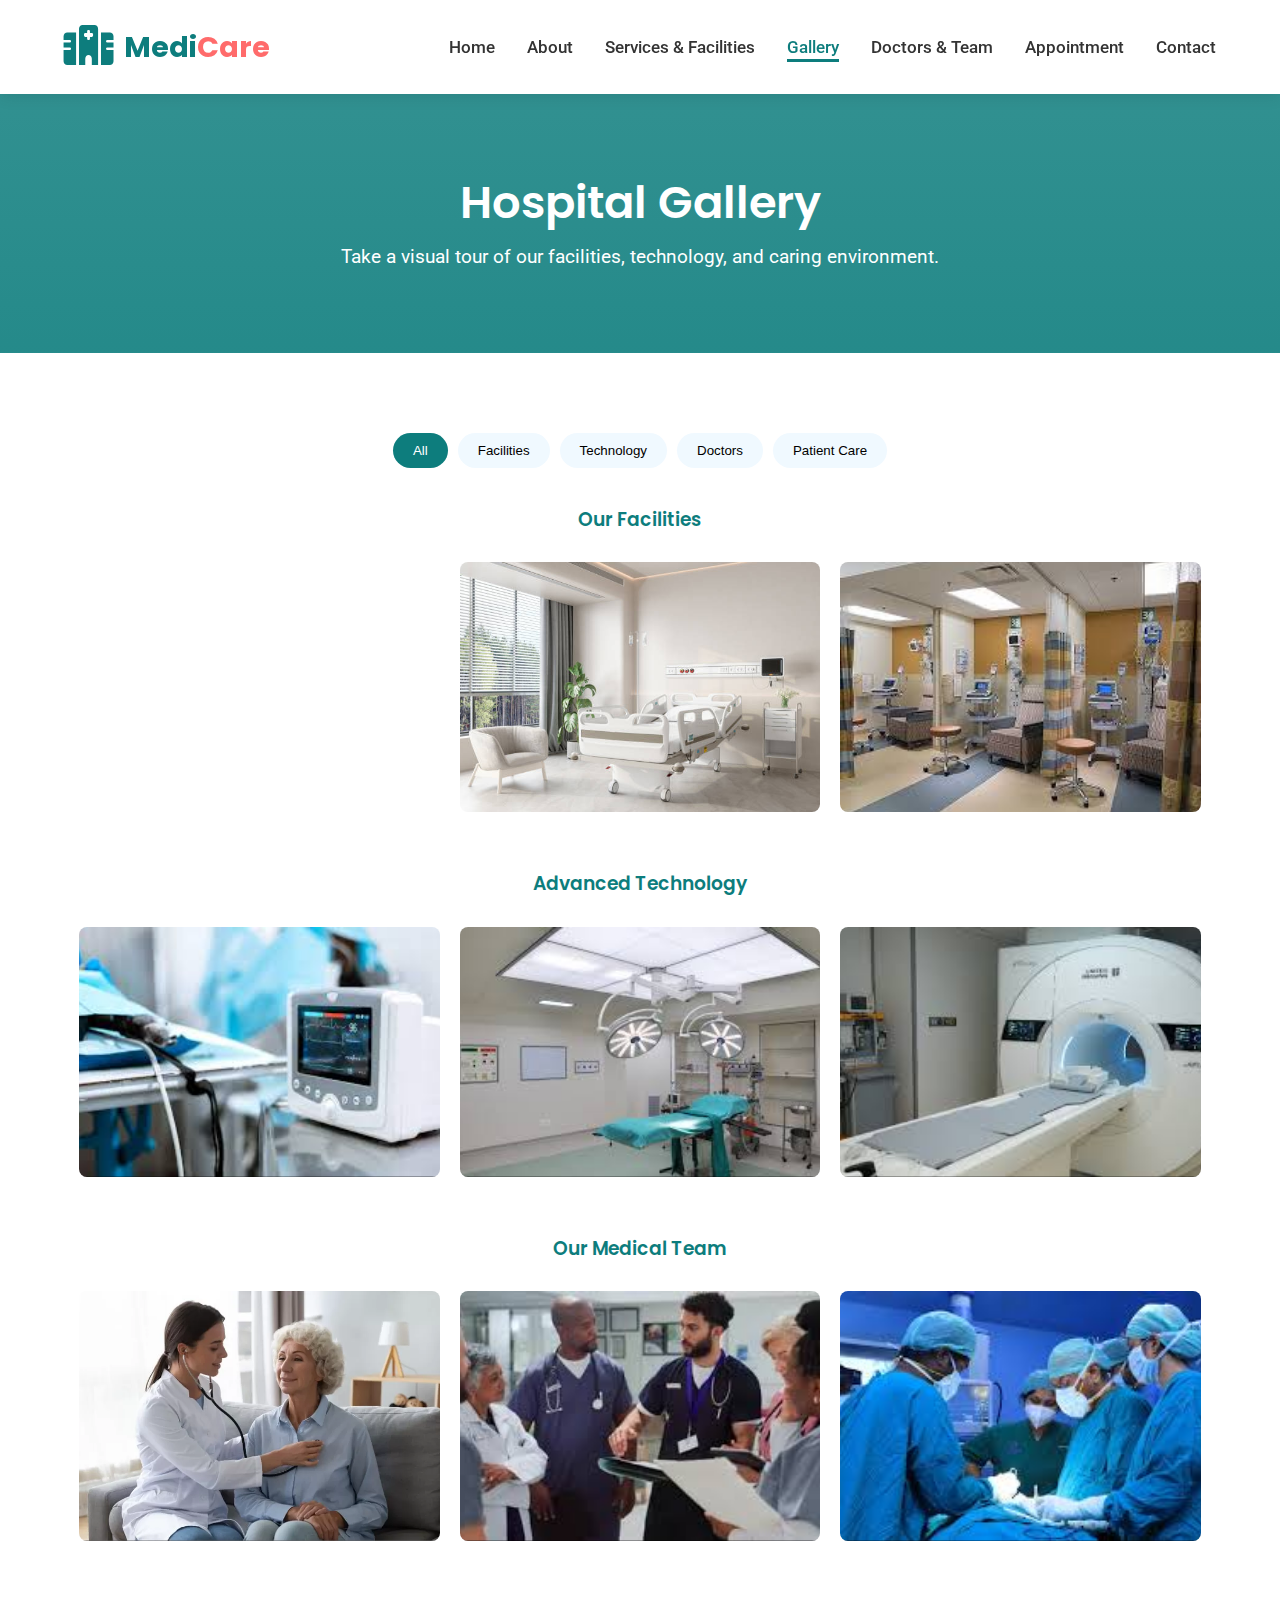
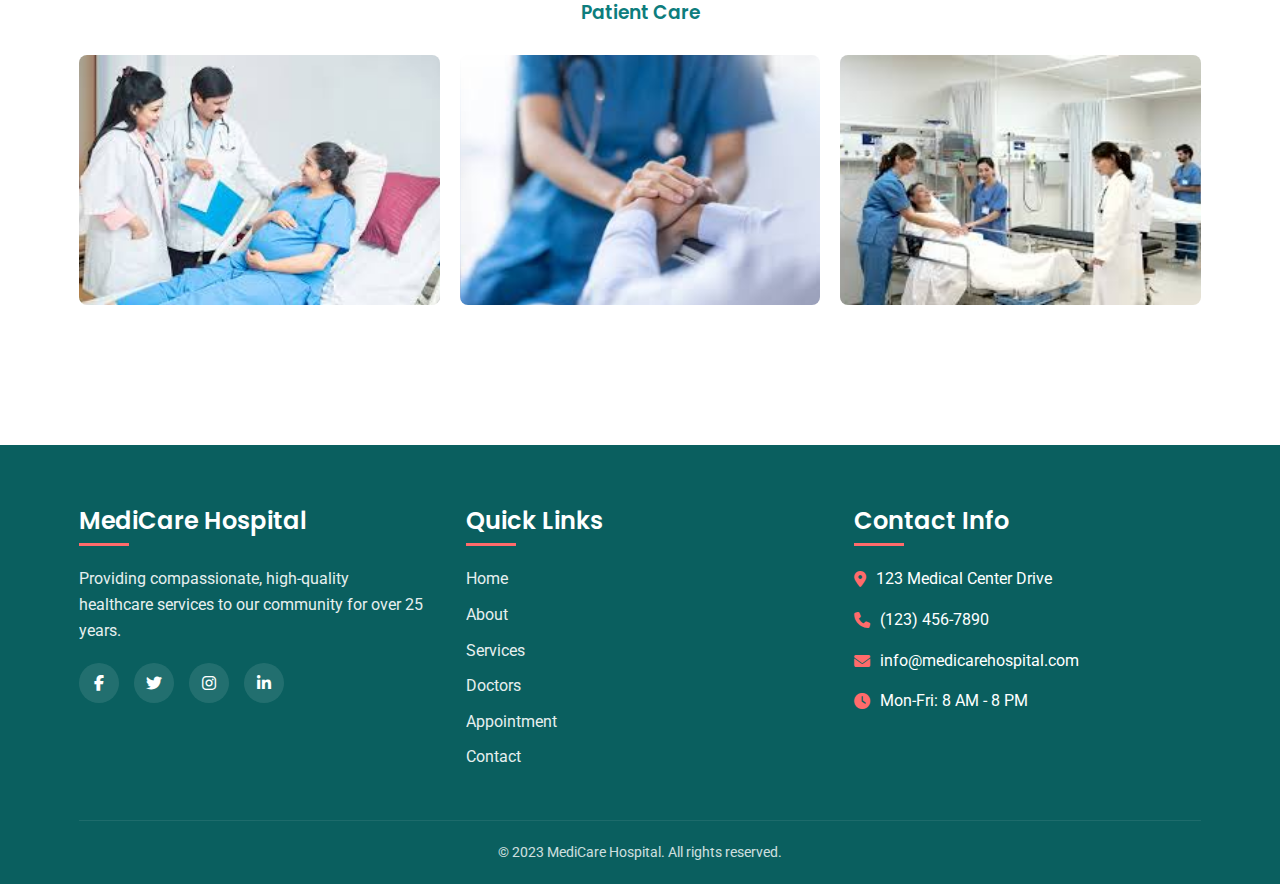
<file: gallery.html>
<!DOCTYPE html>
<html lang="en">
<head>
    <meta charset="UTF-8">
    <meta name="viewport" content="width=device-width, initial-scale=1.0">
    <title>Gallery | MediCare Hospital</title>
    <link rel="stylesheet" href="https://cdnjs.cloudflare.com/ajax/libs/font-awesome/6.4.0/css/all.min.css">
    <link href="https://fonts.googleapis.com/css2?family=Poppins:wght@300;400;500;600;700&family=Roboto:wght@300;400;500&display=swap" rel="stylesheet">
    <link rel="stylesheet" href="style.css">
    <style>
        /* Gallery page specific styles */
        .gallery-grid {
            display: grid;
            grid-template-columns: repeat(auto-fill, minmax(300px, 1fr));
            gap: 20px;
        }
        
        .gallery-item {
            height: 250px;
            background-size: cover;
            background-position: center;
            border-radius: 8px;
            cursor: pointer;
            transition: transform 0.3s, box-shadow 0.3s;
            position: relative;
            overflow: hidden;
        }
        
        .gallery-item:hover {
            transform: scale(1.03);
            box-shadow: 0 10px 25px rgba(0, 0, 0, 0.2);
        }
        
        .gallery-item:after {
            content: '';
            position: absolute;
            top: 0;
            left: 0;
            right: 0;
            bottom: 0;
            background: rgba(0, 0, 0, 0.3);
            opacity: 0;
            transition: opacity 0.3s;
        }
        
        .gallery-item:hover:after {
            opacity: 1;
        }
        
        .gallery-caption {
            position: absolute;
            bottom: 0;
            left: 0;
            right: 0;
            background: rgba(0, 0, 0, 0.7);
            color: white;
            padding: 10px;
            transform: translateY(100%);
            transition: transform 0.3s;
            z-index: 2;
        }
        
        .gallery-item:hover .gallery-caption {
            transform: translateY(0);
        }
        
        .gallery-filter {
            display: flex;
            justify-content: center;
            flex-wrap: wrap;
            gap: 10px;
            margin-bottom: 40px;
        }
        
        .filter-btn {
            background: var(--secondary);
            border: none;
            padding: 10px 20px;
            border-radius: 30px;
            cursor: pointer;
            transition: all 0.3s;
            font-weight: 500;
        }
        
        .filter-btn:hover, .filter-btn.active {
            background: var(--primary);
            color: white;
        }
        
        /* Modal for image viewing */
        .modal {
            display: none;
            position: fixed;
            z-index: 1001;
            left: 0;
            top: 0;
            width: 100%;
            height: 100%;
            background-color: rgba(0, 0, 0, 0.9);
        }
        
        .modal-content {
            margin: auto;
            display: block;
            max-width: 90%;
            max-height: 90%;
            position: absolute;
            top: 50%;
            left: 50%;
            transform: translate(-50%, -50%);
        }
        
        .close-modal {
            position: absolute;
            top: 20px;
            right: 30px;
            color: white;
            font-size: 40px;
            font-weight: bold;
            cursor: pointer;
            z-index: 1002;
        }
        
        .gallery-section {
            margin-bottom: 60px;
        }
        
        .gallery-section h3 {
            text-align: center;
            margin-bottom: 30px;
            color: var(--primary);
        }
        
        @media (max-width: 768px) {
            .gallery-grid {
                grid-template-columns: repeat(auto-fill, minmax(250px, 1fr));
            }
            
            .gallery-item {
                height: 200px;
            }
        }
    </style>
</head>
<body>
    <header>
        <div class="container header-container">
            <a href="index.html" class="logo">
                <div class="logo-icon"><i class="fas fa-hospital"></i></div>
                <div class="logo-text">Medi<span>Care</span></div>
            </a>
            
            <button class="mobile-menu-btn" id="mobileMenuBtn">
                <i class="fas fa-bars"></i>
            </button>
            
            <nav id="mainNav">
                <ul>
                    <li><a href="index.html">Home</a></li>
                    <li><a href="about.html">About</a></li>
                    <li><a href="services.html">Services & Facilities</a></li>
                    <li><a href="gallery.html" class="active">Gallery</a></li>
                    <li><a href="doctors.html">Doctors & Team</a></li>
                    <li><a href="appointment.html">Appointment</a></li>
                    <li><a href="contact.html">Contact</a></li>
                </ul>
            </nav>
        </div>
    </header>

    <main>
        <section class="page-header">
            <div class="container">
                <h1>Hospital Gallery</h1>
                <p>Take a visual tour of our facilities, technology, and caring environment.</p>
            </div>
        </section>
        
        <section class="page-content">
            <div class="container">
                <div class="gallery-filter">
                    <button class="filter-btn active" data-filter="all">All</button>
                    <button class="filter-btn" data-filter="facilities">Facilities</button>
                    <button class="filter-btn" data-filter="technology">Technology</button>
                    <button class="filter-btn" data-filter="doctors">Doctors</button>
                    <button class="filter-btn" data-filter="patients">Patient Care</button>
                </div>
                
                <!-- Facilities Gallery -->
                <div class="gallery-section">
                    <h3>Our Facilities</h3>
                    <div class="gallery-grid">
                        <div class="gallery-item facilities" 
                             style="background-image: url('https://images.unsplash.com/photo-1519494026892-80bbd2d6fd0d?ixlib=rb-4.0.3&auto=format&fit=crop&w=800&q=80');"
                             data-src="https://images.unsplash.com/photo-1519494026892-80bbd2d6fd0d?ixlib=rb-4.0.3&auto=format&fit=crop&w=800&q=80">
                            <div class="gallery-caption">Hospital Main Entrance</div>
                        </div>
                        
                        <div class="gallery-item facilities" 
                             style="background-image: url(images/Hospital_room.jpg);"
                             data-src="https://images.unsplash.com/photo-1586773860418-dc22f8b874bc?ixlib=rb-4.0.3&auto=format&fit=crop&w=800&q=80">
                            <div class="gallery-caption">Modern Patient Rooms</div>
                        </div>
                        
                        <div class="gallery-item facilities technology" 
                             style="background-image: url(images/emengency_dept.jpg);"
                             data-src="https://images.unsplash.com/photo-1582750433449-648ed127bb54?ixlib=rb-4.0.3&auto=format&fit=crop&w=800&q=80">
                            <div class="gallery-caption">Emergency Department</div>
                        </div>
                    </div>
                </div>
                
                <!-- Technology Gallery -->
                <div class="gallery-section">
                    <h3>Advanced Technology</h3>
                    <div class="gallery-grid">
                        <div class="gallery-item technology" 
                             style="background-image: url(images/cardiology_quip.jpg);"
                             data-src="https://images.unsplash.com/photo-1584820927498-cfe5211fd8bf?ixlib=rb-4.0.3&auto=format&fit=crop&w=800&q=80">
                            <div class="gallery-caption">Cardiology Equipment</div>
                        </div>
                        
                        <div class="gallery-item technology" 
                             style="background-image: url(images/operating_theator.jpg);"
                             data-src="https://images.unsplash.com/photo-1559757148-5c350d0d3c56?ixlib=rb-4.0.3&auto=format&fit=crop&w=800&q=80">
                            <div class="gallery-caption">Operating Theater</div>
                        </div>
                        
                        <div class="gallery-item technology" 
                             style="background-image: url(images/mri_machine.jpg);"
                             data-src="https://images.unsplash.com/photo-1532938911079-1b06ac7ceec7?ixlib=rb-4.0.3&auto=format&fit=crop&w=800&q=80">
                            <httpsdiv class="gallery-caption">MRI Machine</httpsdiv>
                        </div>
                    </div>
                </div>
                
                <!-- Doctors Gallery -->
                <div class="gallery-section">
                    <h3>Our Medical Team</h3>
                    <div class="gallery-grid">
                        <div class="gallery-item doctors" 
                             style="background-image: url(images/consulation.jpg);"
                             data-src="https://images.unsplash.com/photo-1612349317150-e413f6a5b16d?ixlib=rb-4.0.3&auto=format&fit=crop&w=800&q=80">
                            <div class="gallery-caption">Doctor Consultation</div>
                        </div>
                        
                        <div class="gallery-item doctors" 
                             style="background-image: url(images/discussion.jpg);"
                             data-src="https://images.unsplash.com/photo-1559839734-2b71ea197ec2?ixlib=rb-4.0.3&auto=format&fit=crop&w=800&q=80">
                            <div class="gallery-caption">Medical Team Discussion</div>
                        </div>
                        
                        <div class="gallery-item doctors" 
                             style="background-image: url(images/surgical_team.jpg);"
                             data-src="https://images.unsplash.com/photo-1594824434340-7e7dfc37cabb?ixlib=rb-4.0.3&auto=format&fit=crop&w=800&q=80">
                            <div class="gallery-caption">Surgical Team</div>
                        </div>
                    </div>
                </div>
                
                <!-- Patient Care Gallery -->
                <div class="gallery-section">
                    <h3>Patient Care</h3>
                    <div class="gallery-grid">
                        <div class="gallery-item patients" 
                             style="background-image: url(images/maternity_care.jpg);"
                             data-src="https://images.unsplash.com/photo-1551601651-2a8555f1a136?ixlib=rb-4.0.3&auto=format&fit=crop&w=800&q=80">
                            <div class="gallery-caption">Maternity Care</div>
                        </div>
                        
                        <div class="gallery-item patients" 
                             style="background-image: url(images/nursing_care.jpg);"
                             data-src="https://images.unsplash.com/photo-1579684385127-1ef15d508118?ixlib=rb-4.0.3&auto=format&fit=crop&w=800&q=80">
                            <div class="gallery-caption">Nursing Care</div>
                        </div>
                        
                        <div class="gallery-item patients" 
                             style="background-image: url(images/patient_recovery.jpg);"
                             data-src="https://images.unsplash.com/photo-1516549655669-df9b92f5d2a2?ixlib=rb-4.0.3&auto=format&fit=crop&w=800&q=80">
                            <div class="gallery-caption">Patient Recovery Area</div>
                        </div>
                    </div>
                </div>
            </div>
        </section>
    </main>

    <!-- Image Modal -->
    <div id="imageModal" class="modal">
        <span class="close-modal">&times;</span>
        <img class="modal-content" id="modalImage">
    </div>

    <footer>
        <div class="container">
            <div class="footer-content">
                <div class="footer-section">
                    <h3>MediCare Hospital</h3>
                    <p>Providing compassionate, high-quality healthcare services to our community for over 25 years.</p>
                    <div class="social-links">
                        <a href="#"><i class="fab fa-facebook-f"></i></a>
                        <a href="#"><i class="fab fa-twitter"></i></a>
                        <a href="#"><i class="fab fa-instagram"></i></a>
                        <a href="#"><i class="fab fa-linkedin-in"></i></a>
                    </div>
                </div>
                
                <div class="footer-section">
                    <h3>Quick Links</h3>
                    <ul class="footer-links">
                        <li><a href="index.html">Home</a></li>
                        <li><a href="about.html">About</a></li>
                        <li><a href="services.html">Services</a></li>
                        <li><a href="doctors.html">Doctors</a></li>
                        <li><a href="appointment.html">Appointment</a></li>
                        <li><a href="contact.html">Contact</a></li>
                    </ul>
                </div>
                
                <div class="footer-section">
                    <h3>Contact Info</h3>
                    <ul class="footer-links contact-info-list">
                        <li><i class="fas fa-map-marker-alt"></i> 123 Medical Center Drive</li>
                        <li><i class="fas fa-phone"></i> (123) 456-7890</li>
                        <li><i class="fas fa-envelope"></i> info@medicarehospital.com</li>
                        <li><i class="fas fa-clock"></i> Mon-Fri: 8 AM - 8 PM</li>
                    </ul>
                </div>
            </div>
            
            <div class="footer-bottom">
                <p>&copy; 2023 MediCare Hospital. All rights reserved.</p>
            </div>
        </div>
    </footer>

    <script src="script.js"></script>
    <script>
        // Gallery filter functionality
        document.addEventListener('DOMContentLoaded', function() {
            const filterButtons = document.querySelectorAll('.filter-btn');
            const galleryItems = document.querySelectorAll('.gallery-item');
            
            filterButtons.forEach(button => {
                button.addEventListener('click', function() {
                    // Remove active class from all buttons
                    filterButtons.forEach(btn => btn.classList.remove('active'));
                    
                    // Add active class to clicked button
                    this.classList.add('active');
                    
                    const filterValue = this.getAttribute('data-filter');
                    
                    // Show/hide gallery items based on filter
                    galleryItems.forEach(item => {
                        if (filterValue === 'all' || item.classList.contains(filterValue)) {
                            item.style.display = 'block';
                        } else {
                            item.style.display = 'none';
                        }
                    });
                });
            });
        });
    </script>
</body>
</html>
</file>
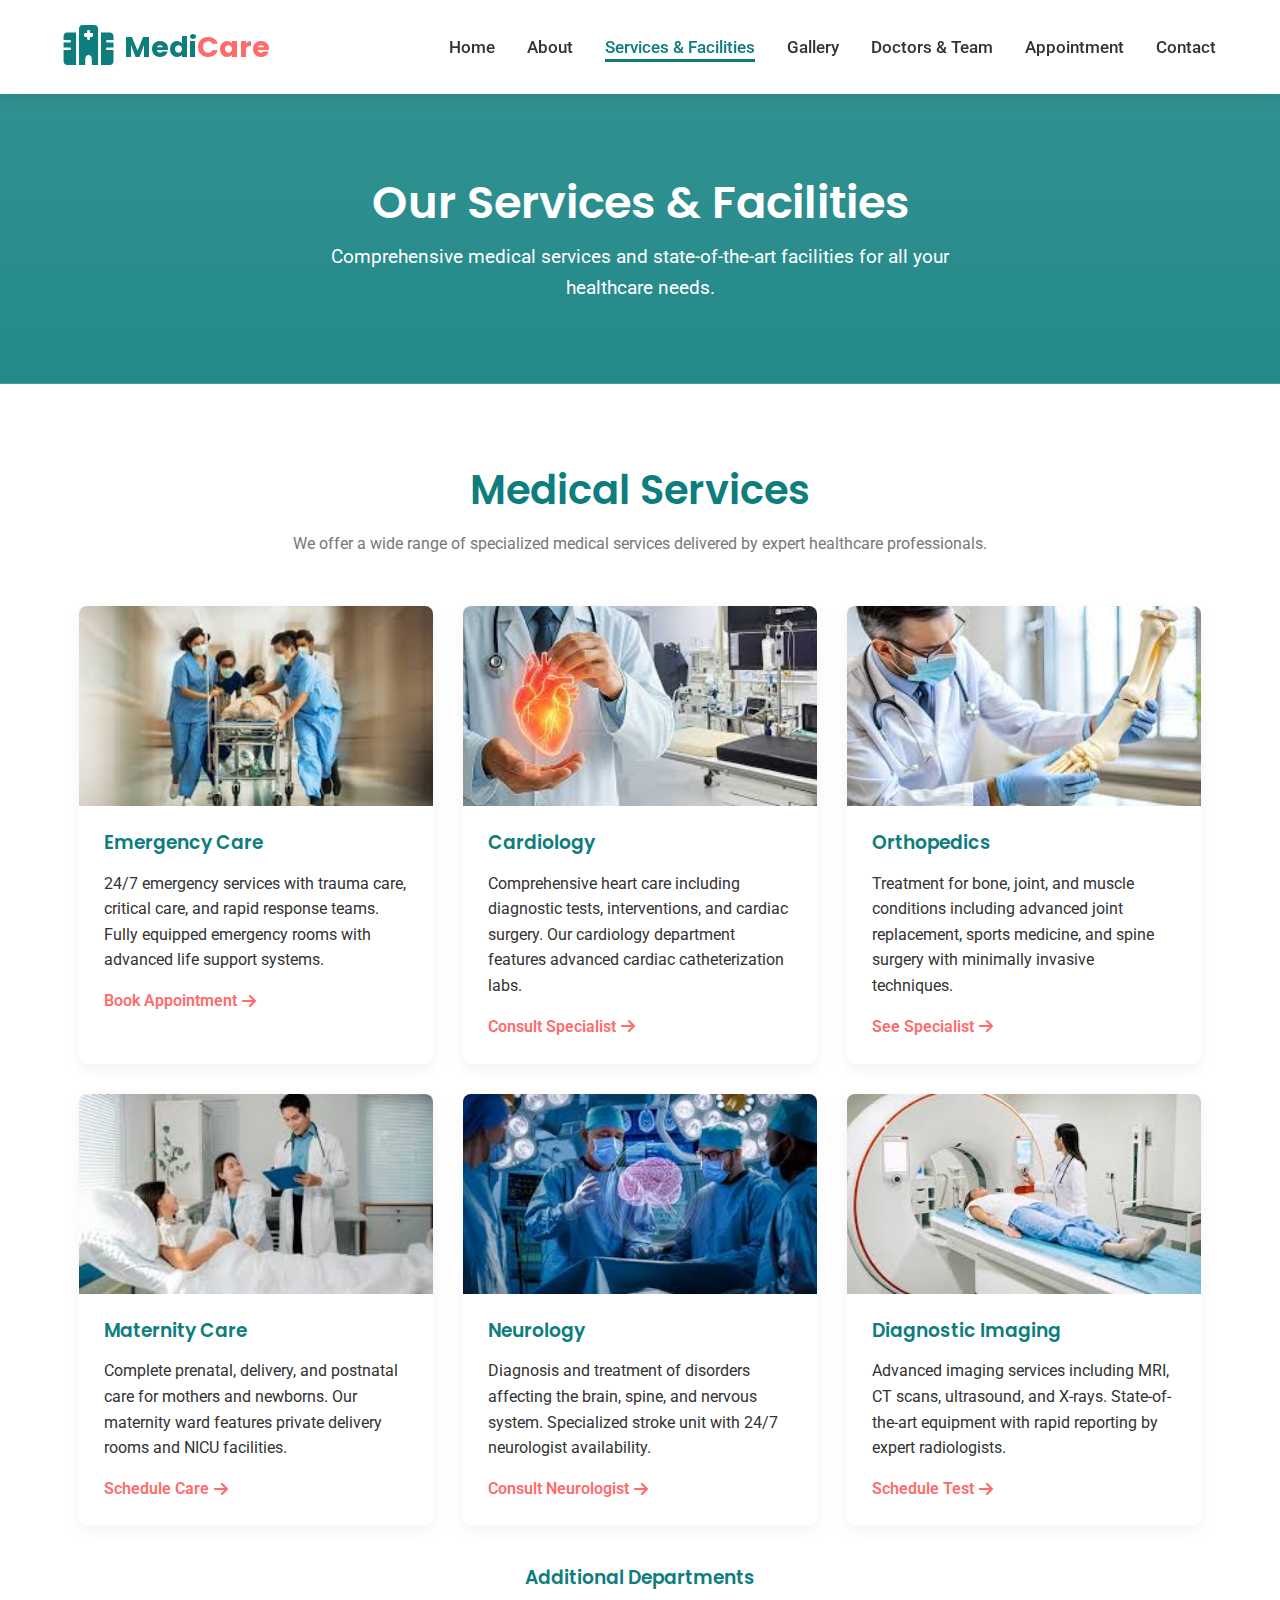
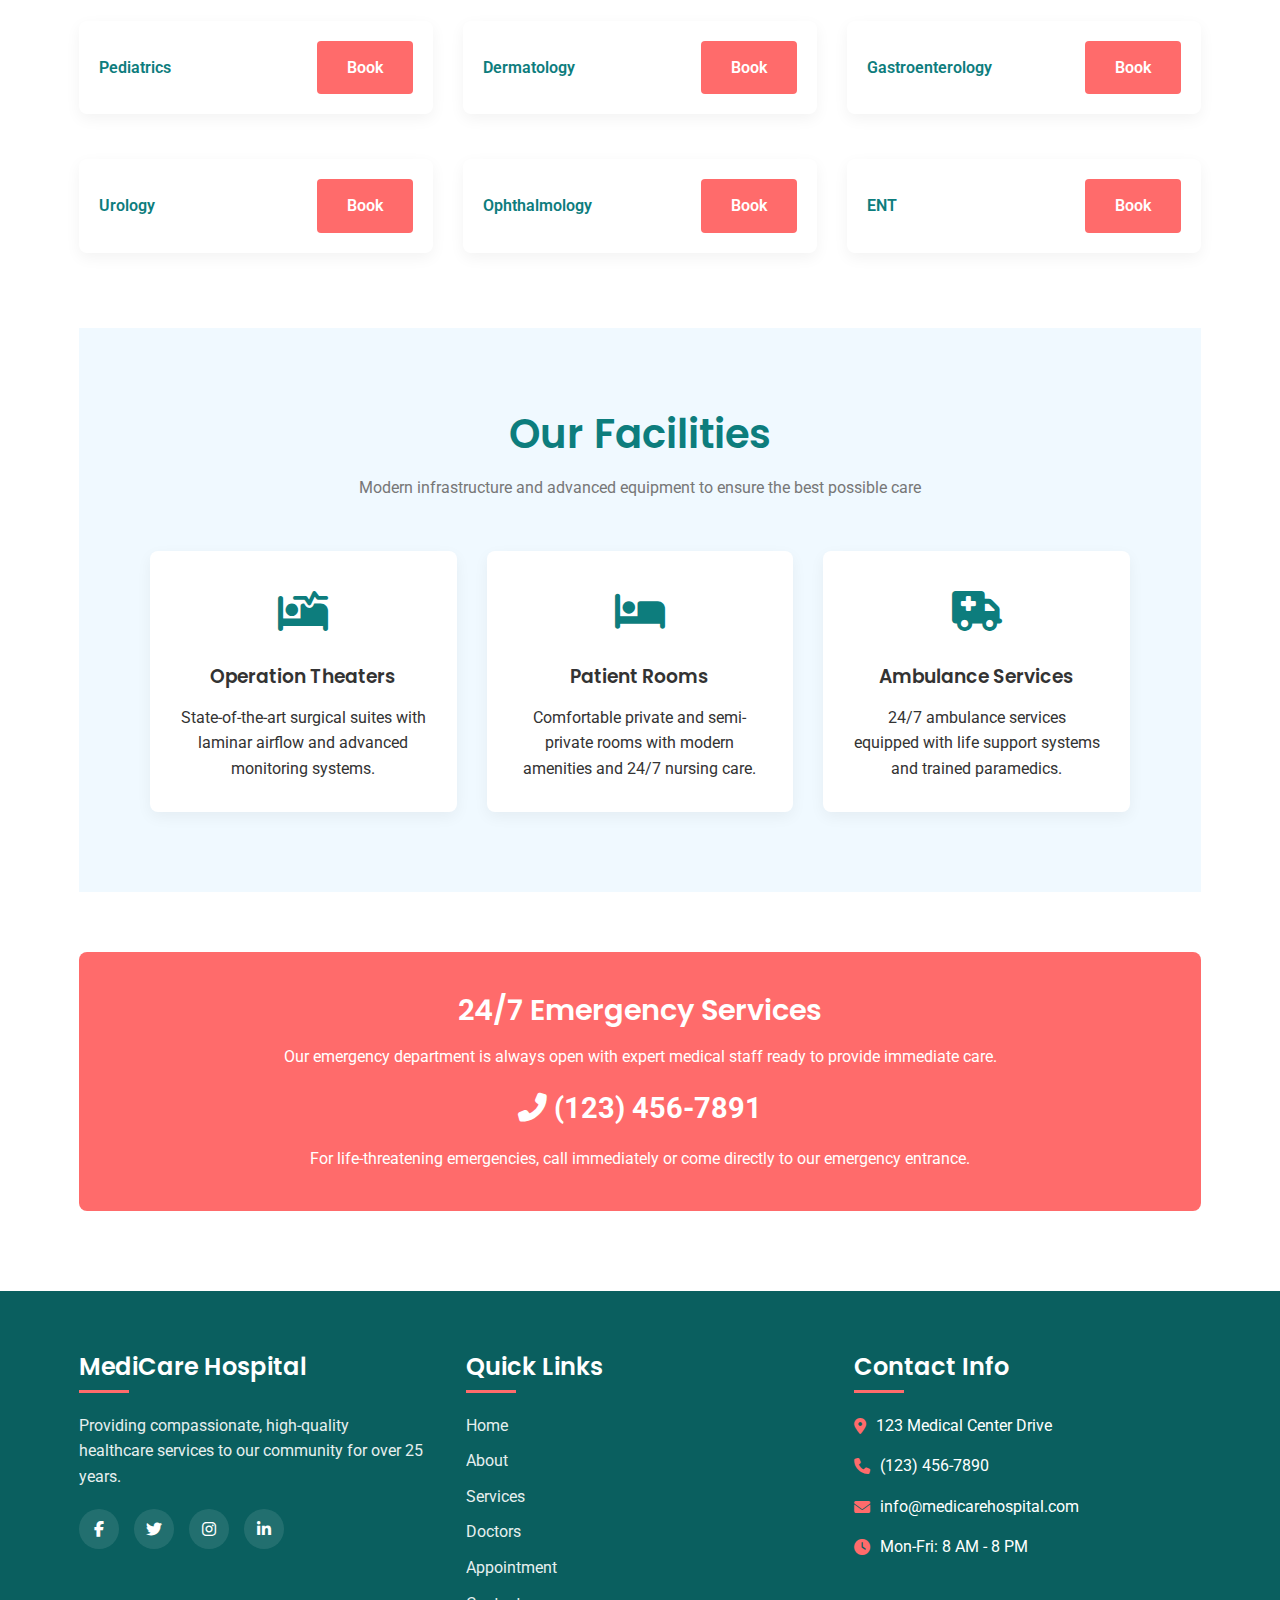
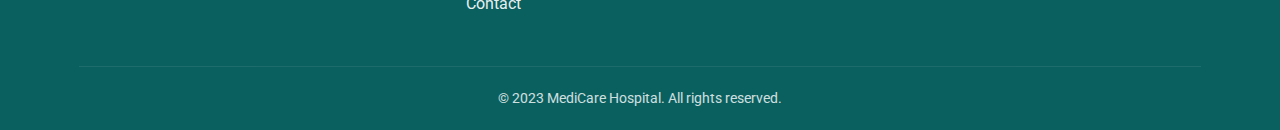
<file: services.html>
<!DOCTYPE html>
<html lang="en">
<head>
    <meta charset="UTF-8">
    <meta name="viewport" content="width=device-width, initial-scale=1.0">
    <title>Services & Facilities | MediCare Hospital</title>
    <link rel="stylesheet" href="https://cdnjs.cloudflare.com/ajax/libs/font-awesome/6.4.0/css/all.min.css">
    <link href="https://fonts.googleapis.com/css2?family=Poppins:wght@300;400;500;600;700&family=Roboto:wght@300;400;500&display=swap" rel="stylesheet">
    <link rel="stylesheet" href="style.css">
    <style>
        /* Services page specific styles */
        .service-card {
            padding: 0;
            overflow: hidden;
        }
        
        .service-img {
            height: 200px;
            background-size: cover;
            background-position: center;
        }
        
        .service-content {
            padding: 25px;
        }
        
        .service-content h3 {
            color: var(--primary);
            margin-bottom: 15px;
        }
        
        .service-link {
            color: var(--accent);
            text-decoration: none;
            font-weight: 600;
            display: inline-flex;
            align-items: center;
            margin-top: 15px;
        }
        
        .service-link i {
            margin-left: 5px;
            transition: transform 0.3s;
        }
        
        .service-link:hover i {
            transform: translateX(5px);
        }
        
        .facilities-section {
            background-color: var(--secondary);
            padding: 80px 0;
            margin: 60px 0;
        }
        
        .facility-card {
            text-align: center;
            padding: 30px;
        }
        
        .facility-icon {
            font-size: 2.5rem;
            color: var(--primary);
            margin-bottom: 20px;
        }
        
        .emergency-banner {
            background-color: var(--accent);
            color: var(--white);
            padding: 40px;
            border-radius: 8px;
            text-align: center;
            margin-top: 60px;
        }
        
        .emergency-banner h3 {
            font-size: 1.8rem;
            margin-bottom: 15px;
            color: var(--white);
        }
        
        .emergency-phone {
            font-size: 1.8rem;
            font-weight: 700;
            margin: 15px 0;
        }
        
        .department-list {
            margin-top: 40px;
        }
        
        .department-item {
            background: var(--white);
            border-radius: 8px;
            padding: 20px;
            margin-bottom: 15px;
            box-shadow: var(--shadow);
            display: flex;
            align-items: center;
            justify-content: space-between;
        }
        
        .department-name {
            font-weight: 600;
            color: var(--primary);
        }
    </style>
</head>
<body>
    <header>
        <div class="container header-container">
            <a href="index.html" class="logo">
                <div class="logo-icon"><i class="fas fa-hospital"></i></div>
                <div class="logo-text">Medi<span>Care</span></div>
            </a>
            
            <button class="mobile-menu-btn" id="mobileMenuBtn">
                <i class="fas fa-bars"></i>
            </button>
            
            <nav id="mainNav">
                <ul>
                    <li><a href="index.html">Home</a></li>
                    <li><a href="about.html">About</a></li>
                    <li><a href="services.html" class="active">Services & Facilities</a></li>
                    <li><a href="gallery.html">Gallery</a></li>
                    <li><a href="doctors.html">Doctors & Team</a></li>
                    <li><a href="appointment.html">Appointment</a></li>
                    <li><a href="contact.html">Contact</a></li>
                </ul>
            </nav>
        </div>
    </header>

    <main>
        <section class="page-header">
            <div class="container">
                <h1>Our Services & Facilities</h1>
                <p>Comprehensive medical services and state-of-the-art facilities for all your healthcare needs.</p>
            </div>
        </section>
        
        <section class="page-content">
            <div class="container">
                <div class="section-title">
                    <h2>Medical Services</h2>
                    <p>We offer a wide range of specialized medical services delivered by expert healthcare professionals.</p>
                </div>
                
                <div class="grid-3">
                    <div class="service-card card">
                        <div class="service-img" style="background-image: url(images/Emergeancy_care.jpg);"></div>
                        <div class="service-content">
                            <h3>Emergency Care</h3>
                            <p>24/7 emergency services with trauma care, critical care, and rapid response teams. Fully equipped emergency rooms with advanced life support systems.</p>
                            <a href="appointment.html" class="service-link">Book Appointment <i class="fas fa-arrow-right"></i></a>
                        </div>
                    </div>
                    
                    <div class="service-card card">
                        <div class="service-img" style="background-image: url(images/cardiology.jpg);"></div>
                        <div class="service-content">
                            <h3>Cardiology</h3>
                            <p>Comprehensive heart care including diagnostic tests, interventions, and cardiac surgery. Our cardiology department features advanced cardiac catheterization labs.</p>
                            <a href="appointment.html" class="service-link">Consult Specialist <i class="fas fa-arrow-right"></i></a>
                        </div>
                    </div>
                    
                    <div class="service-card card">
                        <div class="service-img" style="background-image: url(images/orthopedict.jpg);"></div>
                        <div class="service-content">
                            <h3>Orthopedics</h3>
                            <p>Treatment for bone, joint, and muscle conditions including advanced joint replacement, sports medicine, and spine surgery with minimally invasive techniques.</p>
                            <a href="appointment.html" class="service-link">See Specialist <i class="fas fa-arrow-right"></i></a>
                        </div>
                    </div>
                </div>
                
                <div class="grid-3" style="margin-top: 30px;">
                    <div class="service-card card">
                        <div class="service-img" style="background-image: url(images/mertanility_care.jpg);"></div>
                        <div class="service-content">
                            <h3>Maternity Care</h3>
                            <p>Complete prenatal, delivery, and postnatal care for mothers and newborns. Our maternity ward features private delivery rooms and NICU facilities.</p>
                            <a href="appointment.html" class="service-link">Schedule Care <i class="fas fa-arrow-right"></i></a>
                        </div>
                    </div>
                    
                    <div class="service-card card">
                        <div class="service-img" style="background-image: url(images/neurology.jpg);"></div>
                        <div class="service-content">
                            <h3>Neurology</h3>
                            <p>Diagnosis and treatment of disorders affecting the brain, spine, and nervous system. Specialized stroke unit with 24/7 neurologist availability.</p>
                            <a href="appointment.html" class="service-link">Consult Neurologist <i class="fas fa-arrow-right"></i></a>
                        </div>
                    </div>
                    
                    <div class="service-card card">
                        <div class="service-img" style="background-image: url(images/diaglonostic.jpg);"></div>
                        <div class="service-content">
                            <h3>Diagnostic Imaging</h3>
                            <p>Advanced imaging services including MRI, CT scans, ultrasound, and X-rays. State-of-the-art equipment with rapid reporting by expert radiologists.</p>
                            <a href="appointment.html" class="service-link">Schedule Test <i class="fas fa-arrow-right"></i></a>
                        </div>
                    </div>
                </div>
                
                <!-- Additional Departments -->
                <div class="department-list">
                    <h3 style="text-align: center; margin-bottom: 30px; color: var(--primary);">Additional Departments</h3>
                    <div class="grid-3">
                        <div class="department-item">
                            <span class="department-name">Pediatrics</span>
                            <a href="appointment.html" class="btn">Book</a>
                        </div>
                        <div class="department-item">
                            <span class="department-name">Dermatology</span>
                            <a href="appointment.html" class="btn">Book</a>
                        </div>
                        <div class="department-item">
                            <span class="department-name">Gastroenterology</span>
                            <a href="appointment.html" class="btn">Book</a>
                        </div>
                        <div class="department-item">
                            <span class="department-name">Urology</span>
                            <a href="appointment.html" class="btn">Book</a>
                        </div>
                        <div class="department-item">
                            <span class="department-name">Ophthalmology</span>
                            <a href="appointment.html" class="btn">Book</a>
                        </div>
                        <div class="department-item">
                            <span class="department-name">ENT</span>
                            <a href="appointment.html" class="btn">Book</a>
                        </div>
                    </div>
                </div>
                
                <!-- Facilities Section -->
                <section class="facilities-section">
                    <div class="container">
                        <div class="section-title">
                            <h2>Our Facilities</h2>
                            <p>Modern infrastructure and advanced equipment to ensure the best possible care</p>
                        </div>
                        
                        <div class="grid-3">
                            <div class="facility-card card">
                                <div class="facility-icon">
                                    <i class="fas fa-procedures"></i>
                                </div>
                                <h3>Operation Theaters</h3>
                                <p>State-of-the-art surgical suites with laminar airflow and advanced monitoring systems.</p>
                            </div>
                            
                            <div class="facility-card card">
                                <div class="facility-icon">
                                    <i class="fas fa-bed"></i>
                                </div>
                                <h3>Patient Rooms</h3>
                                <p>Comfortable private and semi-private rooms with modern amenities and 24/7 nursing care.</p>
                            </div>
                            
                            <div class="facility-card card">
                                <div class="facility-icon">
                                    <i class="fas fa-ambulance"></i>
                                </div>
                                <h3>Ambulance Services</h3>
                                <p>24/7 ambulance services equipped with life support systems and trained paramedics.</p>
                            </div>
                        </div>
                    </div>
                </section>
                
                <!-- Emergency Banner -->
                <div class="emergency-banner">
                    <h3>24/7 Emergency Services</h3>
                    <p>Our emergency department is always open with expert medical staff ready to provide immediate care.</p>
                    <div class="emergency-phone">
                        <i class="fas fa-phone-alt"></i> (123) 456-7891
                    </div>
                    <p>For life-threatening emergencies, call immediately or come directly to our emergency entrance.</p>
                </div>
            </div>
        </section>
    </main>

    <footer>
        <div class="container">
            <div class="footer-content">
                <div class="footer-section">
                    <h3>MediCare Hospital</h3>
                    <p>Providing compassionate, high-quality healthcare services to our community for over 25 years.</p>
                    <div class="social-links">
                        <a href="#"><i class="fab fa-facebook-f"></i></a>
                        <a href="#"><i class="fab fa-twitter"></i></a>
                        <a href="#"><i class="fab fa-instagram"></i></a>
                        <a href="#"><i class="fab fa-linkedin-in"></i></a>
                    </div>
                </div>
                
                <div class="footer-section">
                    <h3>Quick Links</h3>
                    <ul class="footer-links">
                        <li><a href="index.html">Home</a></li>
                        <li><a href="about.html">About</a></li>
                        <li><a href="services.html">Services</a></li>
                        <li><a href="doctors.html">Doctors</a></li>
                        <li><a href="appointment.html">Appointment</a></li>
                        <li><a href="contact.html">Contact</a></li>
                    </ul>
                </div>
                
                <div class="footer-section">
                    <h3>Contact Info</h3>
                    <ul class="footer-links contact-info-list">
                        <li><i class="fas fa-map-marker-alt"></i> 123 Medical Center Drive</li>
                        <li><i class="fas fa-phone"></i> (123) 456-7890</li>
                        <li><i class="fas fa-envelope"></i> info@medicarehospital.com</li>
                        <li><i class="fas fa-clock"></i> Mon-Fri: 8 AM - 8 PM</li>
                    </ul>
                </div>
            </div>
            
            <div class="footer-bottom">
                <p>&copy; 2023 MediCare Hospital. All rights reserved.</p>
            </div>
        </div>
    </footer>

    <script src="script.js"></script>
</body>
</html>
</file>
<file: style.css>
/* Reset and Base Styles */
* {
    margin: 0;
    padding: 0;
    box-sizing: border-box;
}

:root {
    --primary: #0d7d7d;
    --primary-dark: #0a5f5f;
    --secondary: #f0f9ff;
    --accent: #ff6b6b;
    --text: #333;
    --light-text: #777;
    --white: #fff;
    --gray: #f5f5f5;
    --border: #e0e0e0;
    --shadow: 0 5px 15px rgba(0, 0, 0, 0.05);
}

body {
    font-family: 'Roboto', sans-serif;
    line-height: 1.6;
    color: var(--text);
    background-color: var(--white);
    display: flex;
    flex-direction: column;
    min-height: 100vh;
}

h1, h2, h3, h4, h5 {
    font-family: 'Poppins', sans-serif;
    font-weight: 600;
    line-height: 1.3;
    margin-bottom: 1rem;
}

.container {
    width: 90%;
    max-width: 1200px;
    margin: 0 auto;
    padding: 0 15px;
}

main {
    flex: 1;
}

/* Header Styles */
header {
    background-color: var(--white);
    box-shadow: 0 2px 15px rgba(0, 0, 0, 0.1);
    position: sticky;
    top: 0;
    z-index: 1000;
}

.header-container {
    display: flex;
    justify-content: space-between;
    align-items: center;
    padding: 15px 0;
}

.logo {
    display: flex;
    align-items: center;
    text-decoration: none;
}

.logo-icon {
    font-size: 2.5rem;
    color: var(--primary);
    margin-right: 10px;
}

.logo-text {
    font-family: 'Poppins', sans-serif;
    font-weight: 700;
    font-size: 1.8rem;
    color: var(--primary);
}

.logo-text span {
    color: var(--accent);
}

nav ul {
    display: flex;
    list-style: none;
}

nav li {
    margin-left: 2rem;
}

nav a {
    text-decoration: none;
    color: var(--text);
    font-weight: 500;
    font-size: 1.05rem;
    transition: color 0.3s;
    padding: 5px 0;
    position: relative;
}

nav a:hover {
    color: var(--primary);
}

nav a.active {
    color: var(--primary);
}

nav a.active:after {
    content: '';
    position: absolute;
    bottom: 0;
    left: 0;
    width: 100%;
    height: 3px;
    background-color: var(--primary);
}

.mobile-menu-btn {
    display: none;
    background: none;
    border: none;
    font-size: 1.5rem;
    color: var(--primary);
    cursor: pointer;
}

/* Page Header */
.page-header {
    background: linear-gradient(rgba(13, 125, 125, 0.85), rgba(13, 125, 125, 0.9)), url('https://images.unsplash.com/photo-1519494026892-80bbd2d6fd0d?ixlib=rb-4.0.3&ixid=M3wxMjA3fDB8MHxwaG90by1wYWdlfHx8fGVufDB8fHx8fA%3D%3D&auto=format&fit=crop&w=1153&q=80');
    background-size: cover;
    background-position: center;
    color: var(--white);
    padding: 80px 0;
    text-align: center;
}

.page-header h1 {
    font-size: 2.8rem;
    margin-bottom: 10px;
}

.page-header p {
    font-size: 1.2rem;
    max-width: 700px;
    margin: 0 auto;
}

.page-content {
    padding: 80px 0;
}

/* Footer */
footer {
    background-color: var(--primary-dark);
    color: var(--white);
    padding: 60px 0 20px;
    margin-top: auto;
}

.footer-content {
    display: grid;
    grid-template-columns: repeat(auto-fit, minmax(250px, 1fr));
    gap: 40px;
    margin-bottom: 40px;
}

.footer-section h3 {
    font-size: 1.5rem;
    margin-bottom: 20px;
    position: relative;
    padding-bottom: 10px;
}

.footer-section h3:after {
    content: '';
    position: absolute;
    bottom: 0;
    left: 0;
    width: 50px;
    height: 3px;
    background-color: var(--accent);
}

.footer-section p {
    margin-bottom: 20px;
    opacity: 0.9;
}

.footer-links {
    list-style: none;
}

.footer-links li {
    margin-bottom: 10px;
}

.footer-links a {
    color: var(--white);
    text-decoration: none;
    opacity: 0.9;
    transition: opacity 0.3s, padding-left 0.3s;
}

.footer-links a:hover {
    opacity: 1;
    padding-left: 5px;
}

.contact-info-list li {
    display: flex;
    align-items: flex-start;
    margin-bottom: 15px;
}

.contact-info-list i {
    margin-right: 10px;
    margin-top: 5px;
    color: var(--accent);
}

.social-links {
    display: flex;
    gap: 15px;
    margin-top: 20px;
}

.social-links a {
    display: inline-flex;
    align-items: center;
    justify-content: center;
    width: 40px;
    height: 40px;
    background-color: rgba(255, 255, 255, 0.1);
    border-radius: 50%;
    color: var(--white);
    text-decoration: none;
    transition: background-color 0.3s;
}

.social-links a:hover {
    background-color: var(--accent);
}

.footer-bottom {
    text-align: center;
    padding-top: 20px;
    border-top: 1px solid rgba(255, 255, 255, 0.1);
    font-size: 0.9rem;
    opacity: 0.8;
}

/* Common Components */
.btn {
    display: inline-block;
    background-color: var(--accent);
    color: var(--white);
    padding: 14px 30px;
    border-radius: 4px;
    text-decoration: none;
    font-weight: 600;
    border: none;
    cursor: pointer;
    transition: all 0.3s;
}

.btn:hover {
    background-color: #ff5252;
    transform: translateY(-3px);
    box-shadow: 0 10px 20px rgba(255, 107, 107, 0.2);
}

.btn-primary {
    background-color: var(--primary);
}

.btn-primary:hover {
    background-color: var(--primary-dark);
    box-shadow: 0 10px 20px rgba(13, 125, 125, 0.2);
}

.btn-block {
    display: block;
    width: 100%;
}

.section-title {
    text-align: center;
    margin-bottom: 50px;
}

.section-title h2 {
    font-size: 2.5rem;
    color: var(--primary);
    margin-bottom: 15px;
}

.section-title p {
    max-width: 700px;
    margin: 0 auto;
    color: var(--light-text);
}

.text-center {
    text-align: center;
}

/* Card Styles */
.card {
    background-color: var(--white);
    border-radius: 8px;
    padding: 30px;
    box-shadow: var(--shadow);
    transition: transform 0.3s;
}

.card:hover {
    transform: translateY(-5px);
}

/* Form Styles */
.form-group {
    margin-bottom: 20px;
}

.form-group label {
    display: block;
    margin-bottom: 8px;
    font-weight: 500;
}

.form-control {
    width: 100%;
    padding: 12px 15px;
    border: 1px solid var(--border);
    border-radius: 4px;
    font-family: 'Roboto', sans-serif;
    font-size: 1rem;
    transition: border-color 0.3s;
}

.form-control:focus {
    outline: none;
    border-color: var(--primary);
}

textarea.form-control {
    min-height: 150px;
    resize: vertical;
}

/* Grid Layouts */
.grid-2 {
    display: grid;
    grid-template-columns: repeat(auto-fit, minmax(300px, 1fr));
    gap: 30px;
}

.grid-3 {
    display: grid;
    grid-template-columns: repeat(auto-fit, minmax(280px, 1fr));
    gap: 30px;
}

.grid-4 {
    display: grid;
    grid-template-columns: repeat(auto-fit, minmax(250px, 1fr));
    gap: 30px;
}

/* Responsive */
@media (max-width: 992px) {
    .page-header h1 {
        font-size: 2.5rem;
    }
    
    .section-title h2 {
        font-size: 2.2rem;
    }
}

@media (max-width: 768px) {
    nav {
        position: fixed;
        top: 80px;
        left: 0;
        width: 100%;
        background-color: var(--white);
        box-shadow: 0 5px 10px rgba(0, 0, 0, 0.1);
        padding: 20px;
        transform: translateY(-100%);
        opacity: 0;
        visibility: hidden;
        transition: all 0.3s;
    }
    
    nav.active {
        transform: translateY(0);
        opacity: 1;
        visibility: visible;
    }
    
    nav ul {
        flex-direction: column;
    }
    
    nav li {
        margin: 0 0 15px 0;
    }
    
    .mobile-menu-btn {
        display: block;
    }
    
    .section-title h2 {
        font-size: 2rem;
    }
    
    .grid-2, .grid-3, .grid-4 {
        grid-template-columns: 1fr;
        gap: 20px;
    }
}

@media (max-width: 576px) {
    .page-header {
        padding: 60px 0;
    }
    
    .page-header h1 {
        font-size: 2rem;
    }
    
    .page-content {
        padding: 50px 0;
    }
    
    .btn {
        padding: 12px 25px;
    }
}
</file>
<file: css/style.css>
/* Reset and Base Styles */
* {
    margin: 0;
    padding: 0;
    box-sizing: border-box;
}

:root {
    --primary: #0d7d7d;
    --primary-dark: #0a5f5f;
    --secondary: #f0f9ff;
    --accent: #ff6b6b;
    --text: #333;
    --light-text: #777;
    --white: #fff;
    --gray: #f5f5f5;
    --border: #e0e0e0;
    --shadow: 0 5px 15px rgba(0, 0, 0, 0.05);
}

body {
    font-family: 'Roboto', sans-serif;
    line-height: 1.6;
    color: var(--text);
    background-color: var(--white);
    display: flex;
    flex-direction: column;
    min-height: 100vh;
}

h1, h2, h3, h4, h5 {
    font-family: 'Poppins', sans-serif;
    font-weight: 600;
    line-height: 1.3;
    margin-bottom: 1rem;
}

.container {
    width: 90%;
    max-width: 1200px;
    margin: 0 auto;
    padding: 0 15px;
}

main {
    flex: 1;
}

/* Header Styles */
header {
    background-color: var(--white);
    box-shadow: 0 2px 15px rgba(0, 0, 0, 0.1);
    position: sticky;
    top: 0;
    z-index: 1000;
}

.header-container {
    display: flex;
    justify-content: space-between;
    align-items: center;
    padding: 15px 0;
}

.logo {
    display: flex;
    align-items: center;
    text-decoration: none;
}

.logo-icon {
    font-size: 2.5rem;
    color: var(--primary);
    margin-right: 10px;
}

.logo-text {
    font-family: 'Poppins', sans-serif;
    font-weight: 700;
    font-size: 1.8rem;
    color: var(--primary);
}

.logo-text span {
    color: var(--accent);
}

nav ul {
    display: flex;
    list-style: none;
}

nav li {
    margin-left: 2rem;
}

nav a {
    text-decoration: none;
    color: var(--text);
    font-weight: 500;
    font-size: 1.05rem;
    transition: color 0.3s;
    padding: 5px 0;
    position: relative;
}

nav a:hover {
    color: var(--primary);
}

nav a.active {
    color: var(--primary);
}

nav a.active:after {
    content: '';
    position: absolute;
    bottom: 0;
    left: 0;
    width: 100%;
    height: 3px;
    background-color: var(--primary);
}

.mobile-menu-btn {
    display: none;
    background: none;
    border: none;
    font-size: 1.5rem;
    color: var(--primary);
    cursor: pointer;
}

/* Page Header */
.page-header {
    background: linear-gradient(rgba(13, 125, 125, 0.85), rgba(13, 125, 125, 0.9)), url('https://images.unsplash.com/photo-1519494026892-80bbd2d6fd0d?ixlib=rb-4.0.3&ixid=M3wxMjA3fDB8MHxwaG90by1wYWdlfHx8fGVufDB8fHx8fA%3D%3D&auto=format&fit=crop&w=1153&q=80');
    background-size: cover;
    background-position: center;
    color: var(--white);
    padding: 80px 0;
    text-align: center;
}

.page-header h1 {
    font-size: 2.8rem;
    margin-bottom: 10px;
}

.page-header p {
    font-size: 1.2rem;
    max-width: 700px;
    margin: 0 auto;
}

.page-content {
    padding: 80px 0;
}

/* Footer */
footer {
    background-color: var(--primary-dark);
    color: var(--white);
    padding: 60px 0 20px;
    margin-top: auto;
}

.footer-content {
    display: grid;
    grid-template-columns: repeat(auto-fit, minmax(250px, 1fr));
    gap: 40px;
    margin-bottom: 40px;
}

.footer-section h3 {
    font-size: 1.5rem;
    margin-bottom: 20px;
    position: relative;
    padding-bottom: 10px;
}

.footer-section h3:after {
    content: '';
    position: absolute;
    bottom: 0;
    left: 0;
    width: 50px;
    height: 3px;
    background-color: var(--accent);
}

.footer-section p {
    margin-bottom: 20px;
    opacity: 0.9;
}

.footer-links {
    list-style: none;
}

.footer-links li {
    margin-bottom: 10px;
}

.footer-links a {
    color: var(--white);
    text-decoration: none;
    opacity: 0.9;
    transition: opacity 0.3s, padding-left 0.3s;
}

.footer-links a:hover {
    opacity: 1;
    padding-left: 5px;
}

.contact-info-list li {
    display: flex;
    align-items: flex-start;
    margin-bottom: 15px;
}

.contact-info-list i {
    margin-right: 10px;
    margin-top: 5px;
    color: var(--accent);
}

.social-links {
    display: flex;
    gap: 15px;
    margin-top: 20px;
}

.social-links a {
    display: inline-flex;
    align-items: center;
    justify-content: center;
    width: 40px;
    height: 40px;
    background-color: rgba(255, 255, 255, 0.1);
    border-radius: 50%;
    color: var(--white);
    text-decoration: none;
    transition: background-color 0.3s;
}

.social-links a:hover {
    background-color: var(--accent);
}

.footer-bottom {
    text-align: center;
    padding-top: 20px;
    border-top: 1px solid rgba(255, 255, 255, 0.1);
    font-size: 0.9rem;
    opacity: 0.8;
}

/* Common Components */
.btn {
    display: inline-block;
    background-color: var(--accent);
    color: var(--white);
    padding: 14px 30px;
    border-radius: 4px;
    text-decoration: none;
    font-weight: 600;
    border: none;
    cursor: pointer;
    transition: all 0.3s;
}

.btn:hover {
    background-color: #ff5252;
    transform: translateY(-3px);
    box-shadow: 0 10px 20px rgba(255, 107, 107, 0.2);
}

.btn-primary {
    background-color: var(--primary);
}

.btn-primary:hover {
    background-color: var(--primary-dark);
    box-shadow: 0 10px 20px rgba(13, 125, 125, 0.2);
}

.btn-block {
    display: block;
    width: 100%;
}

.section-title {
    text-align: center;
    margin-bottom: 50px;
}

.section-title h2 {
    font-size: 2.5rem;
    color: var(--primary);
    margin-bottom: 15px;
}

.section-title p {
    max-width: 700px;
    margin: 0 auto;
    color: var(--light-text);
}

.text-center {
    text-align: center;
}

/* Card Styles */
.card {
    background-color: var(--white);
    border-radius: 8px;
    padding: 30px;
    box-shadow: var(--shadow);
    transition: transform 0.3s;
}

.card:hover {
    transform: translateY(-5px);
}

/* Form Styles */
.form-group {
    margin-bottom: 20px;
}

.form-group label {
    display: block;
    margin-bottom: 8px;
    font-weight: 500;
}

.form-control {
    width: 100%;
    padding: 12px 15px;
    border: 1px solid var(--border);
    border-radius: 4px;
    font-family: 'Roboto', sans-serif;
    font-size: 1rem;
    transition: border-color 0.3s;
}

.form-control:focus {
    outline: none;
    border-color: var(--primary);
}

textarea.form-control {
    min-height: 150px;
    resize: vertical;
}

/* Grid Layouts */
.grid-2 {
    display: grid;
    grid-template-columns: repeat(auto-fit, minmax(300px, 1fr));
    gap: 30px;
}

.grid-3 {
    display: grid;
    grid-template-columns: repeat(auto-fit, minmax(280px, 1fr));
    gap: 30px;
}

.grid-4 {
    display: grid;
    grid-template-columns: repeat(auto-fit, minmax(250px, 1fr));
    gap: 30px;
}

/* Responsive */
@media (max-width: 992px) {
    .page-header h1 {
        font-size: 2.5rem;
    }
    
    .section-title h2 {
        font-size: 2.2rem;
    }
}

@media (max-width: 768px) {
    nav {
        position: fixed;
        top: 80px;
        left: 0;
        width: 100%;
        background-color: var(--white);
        box-shadow: 0 5px 10px rgba(0, 0, 0, 0.1);
        padding: 20px;
        transform: translateY(-100%);
        opacity: 0;
        visibility: hidden;
        transition: all 0.3s;
    }
    
    nav.active {
        transform: translateY(0);
        opacity: 1;
        visibility: visible;
    }
    
    nav ul {
        flex-direction: column;
    }
    
    nav li {
        margin: 0 0 15px 0;
    }
    
    .mobile-menu-btn {
        display: block;
    }
    
    .section-title h2 {
        font-size: 2rem;
    }
    
    .grid-2, .grid-3, .grid-4 {
        grid-template-columns: 1fr;
        gap: 20px;
    }
}

@media (max-width: 576px) {
    .page-header {
        padding: 60px 0;
    }
    
    .page-header h1 {
        font-size: 2rem;
    }
    
    .page-content {
        padding: 50px 0;
    }
    
    .btn {
        padding: 12px 25px;
    }
}
</file>
